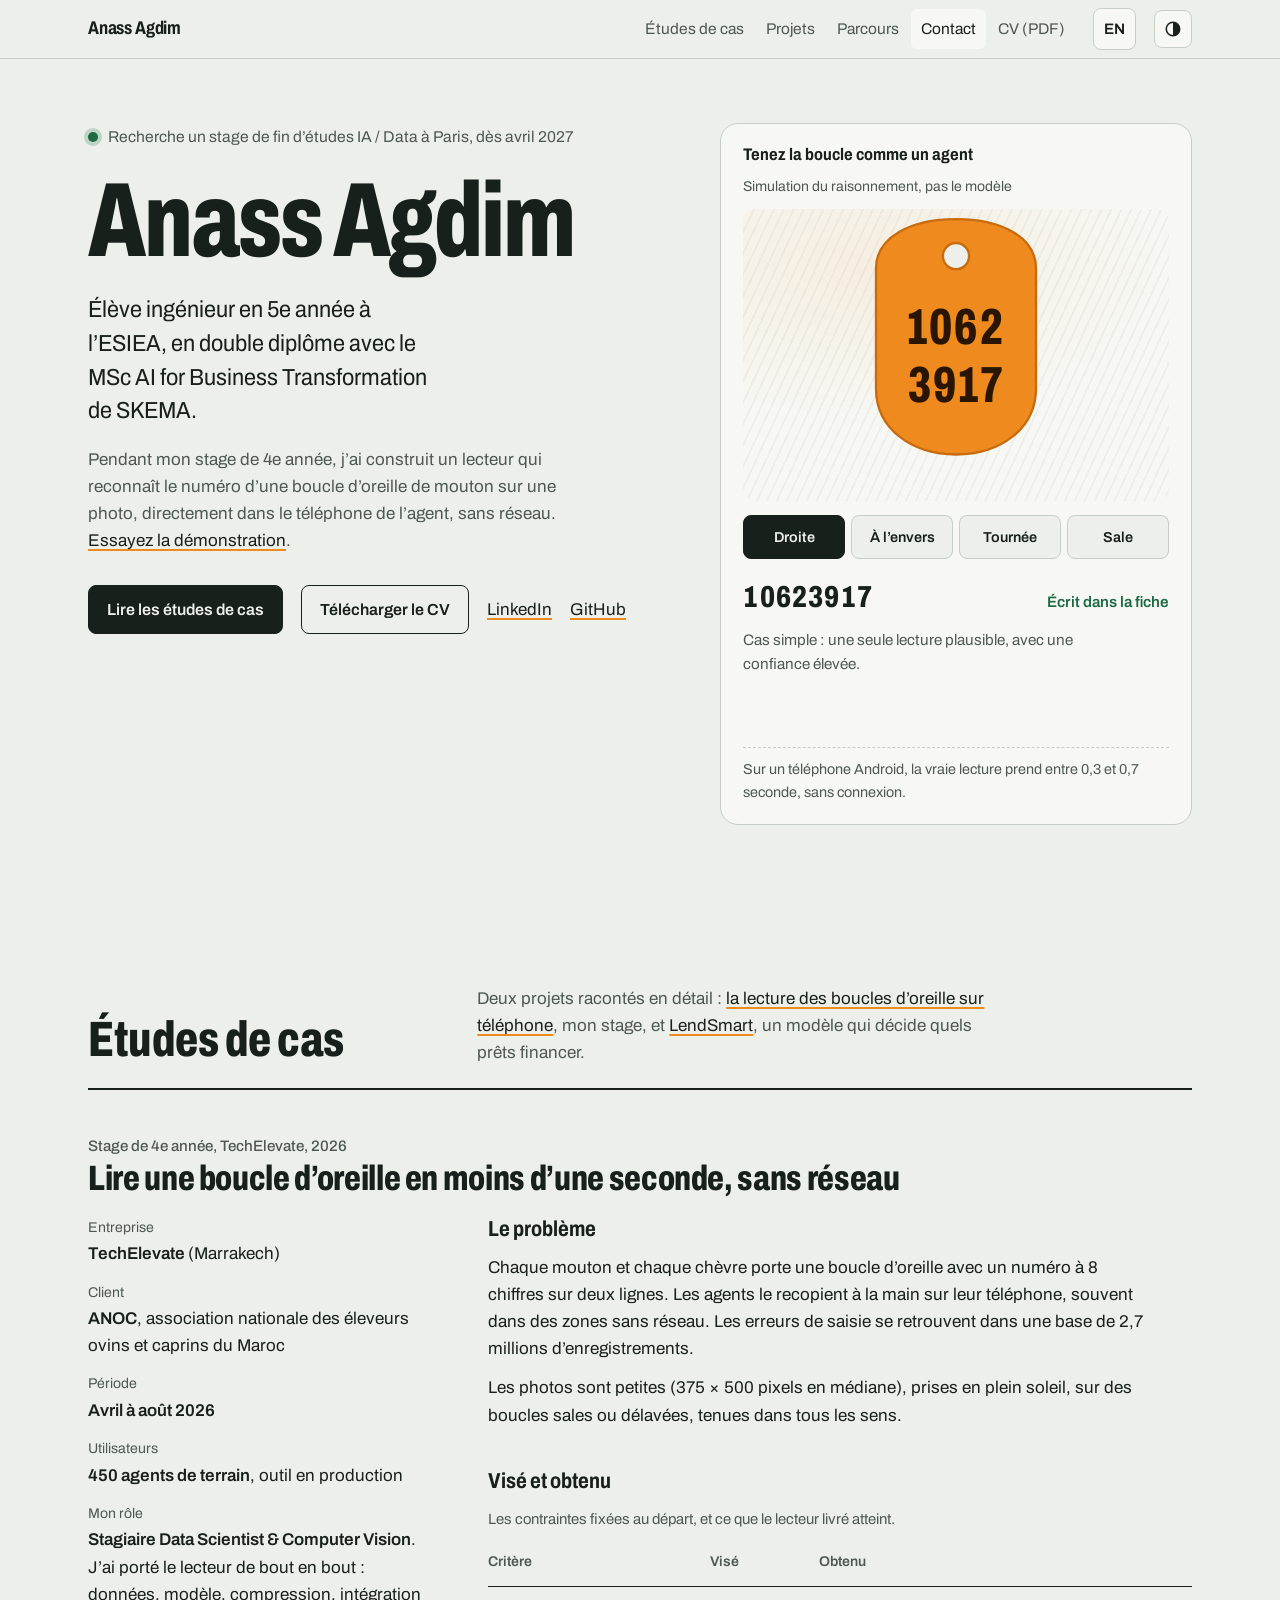
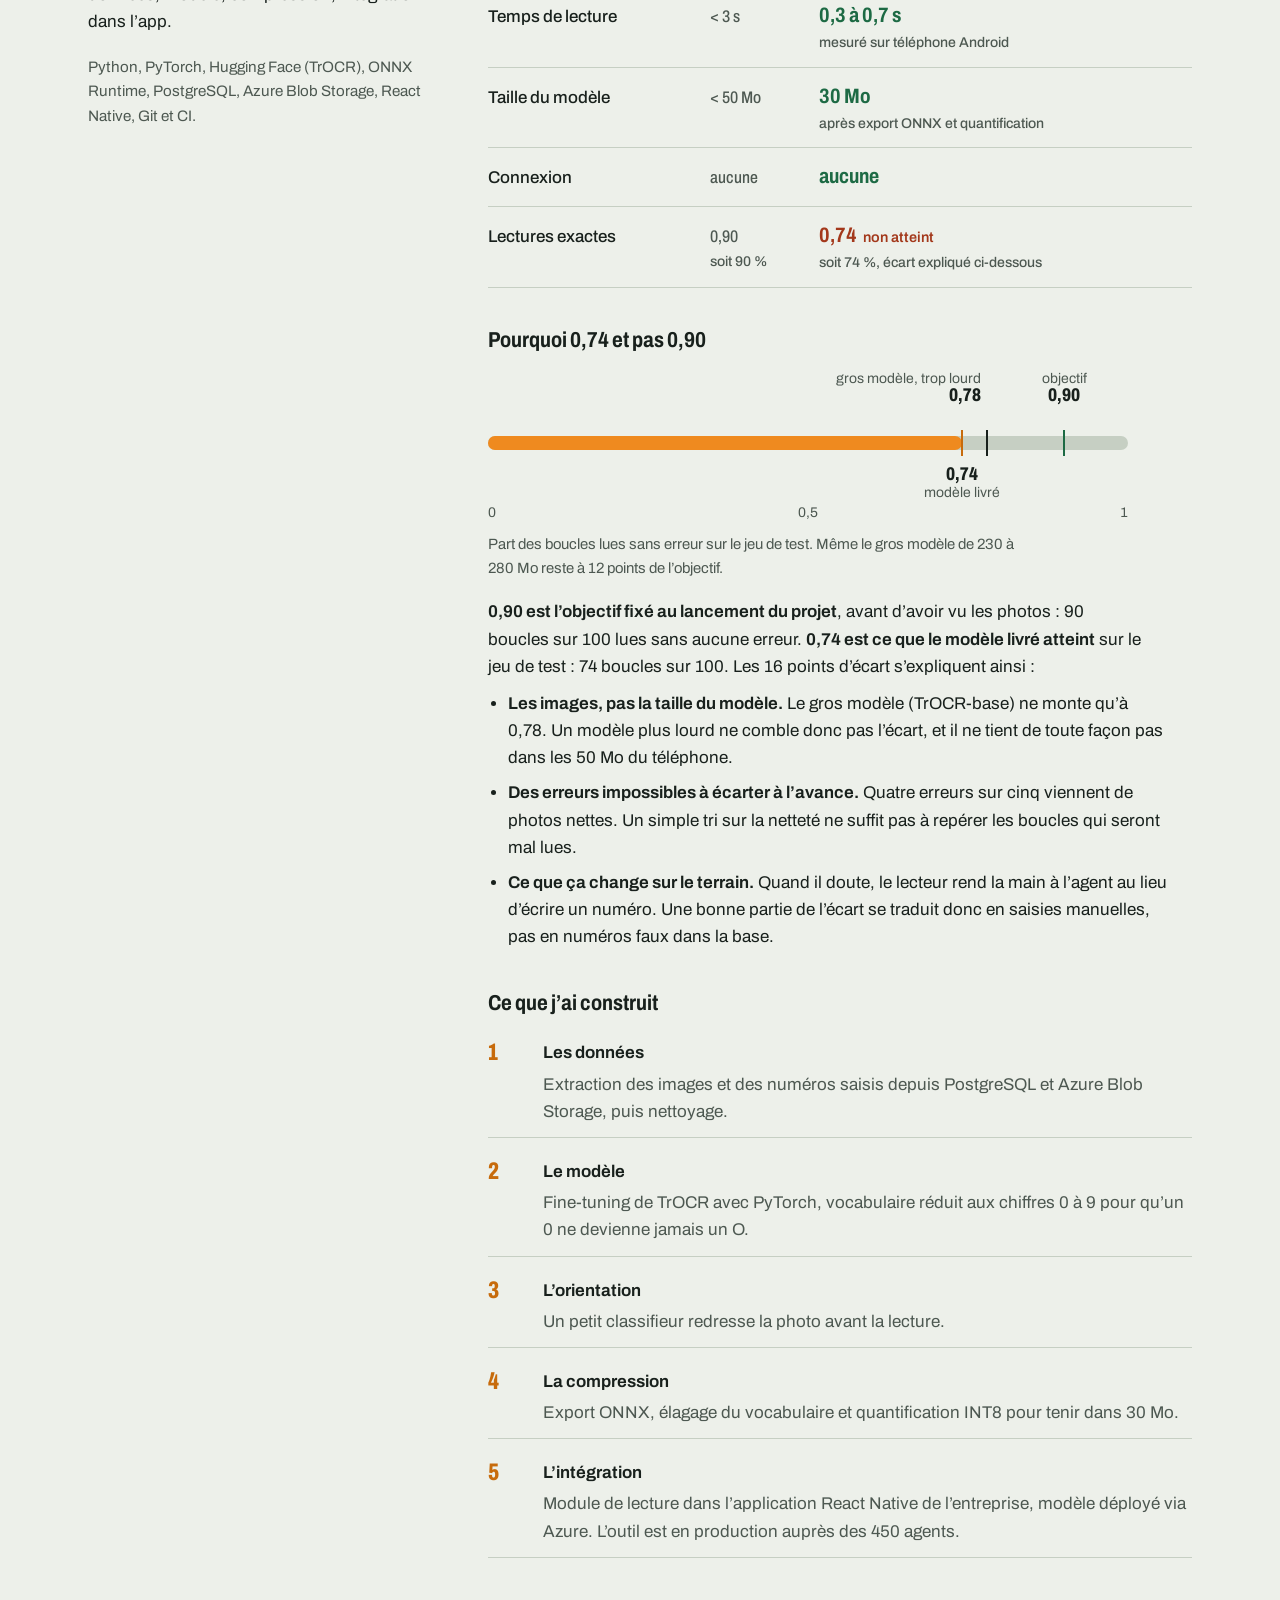
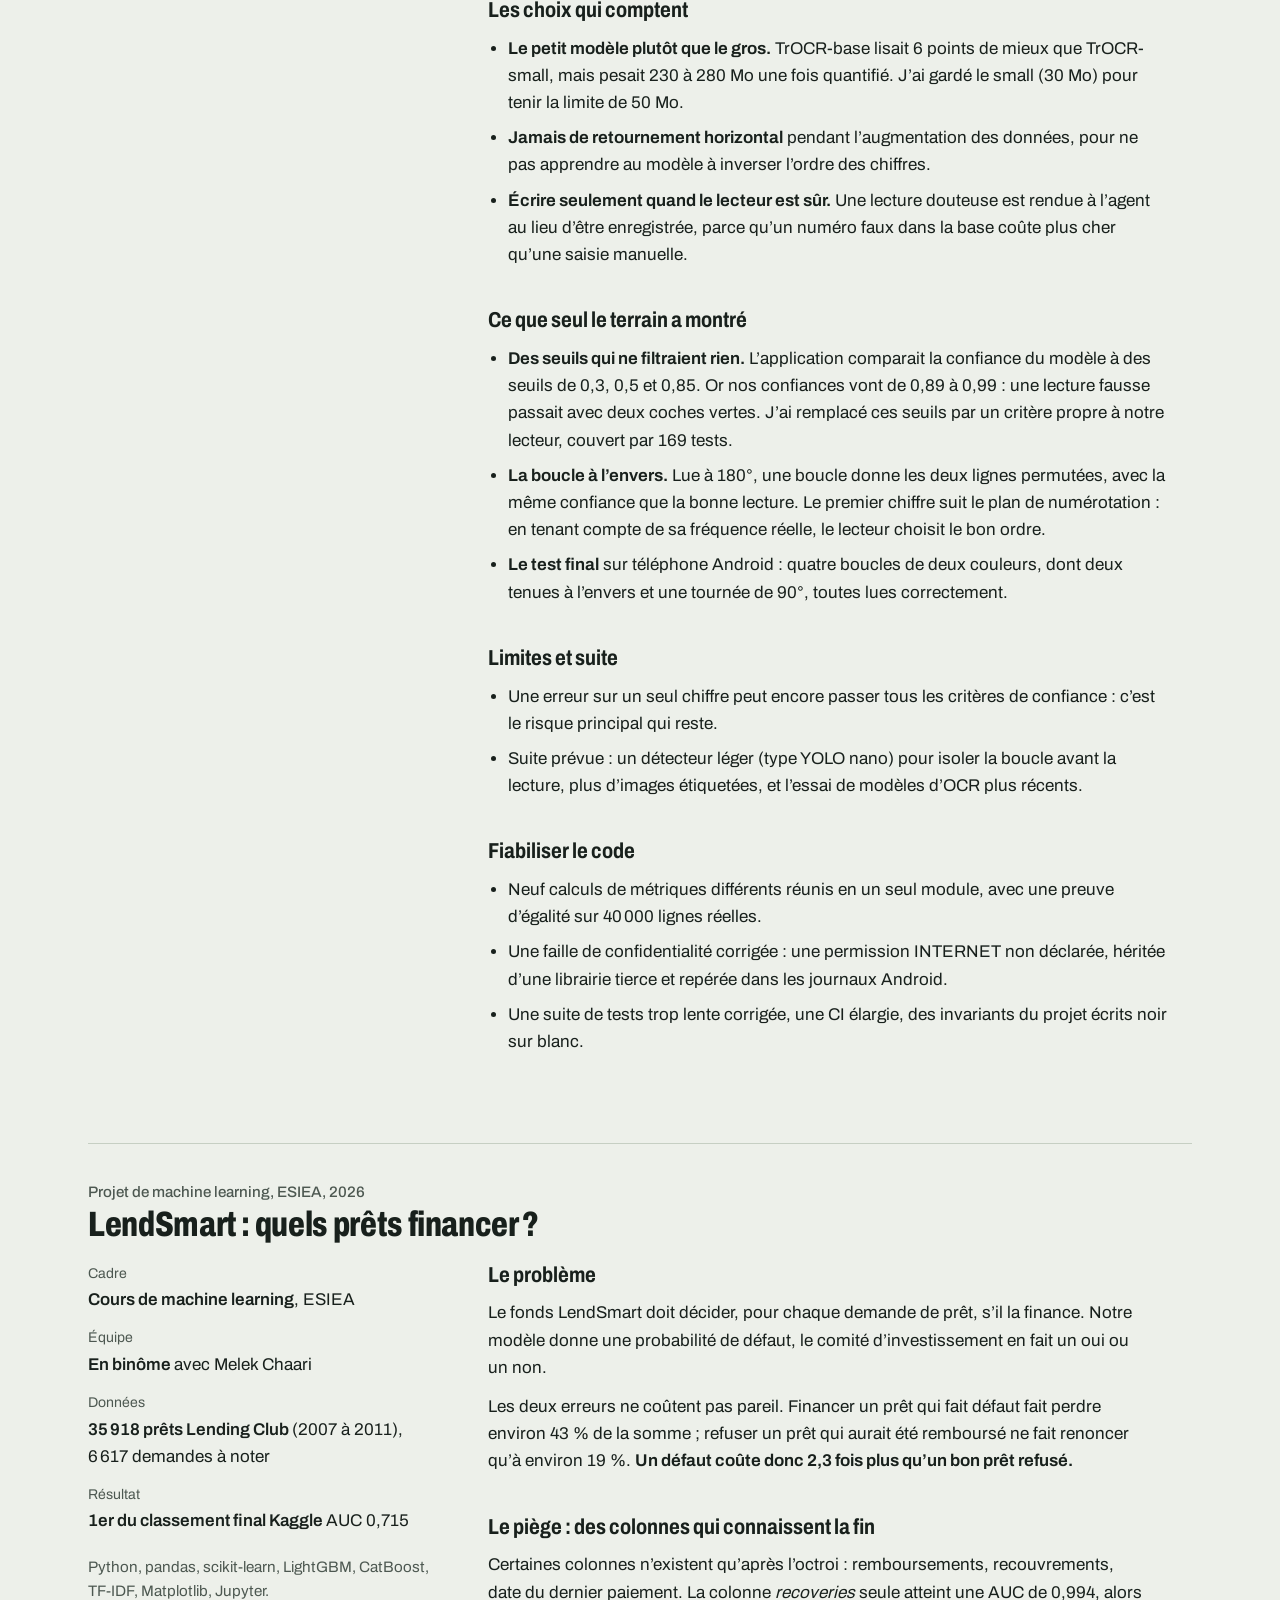
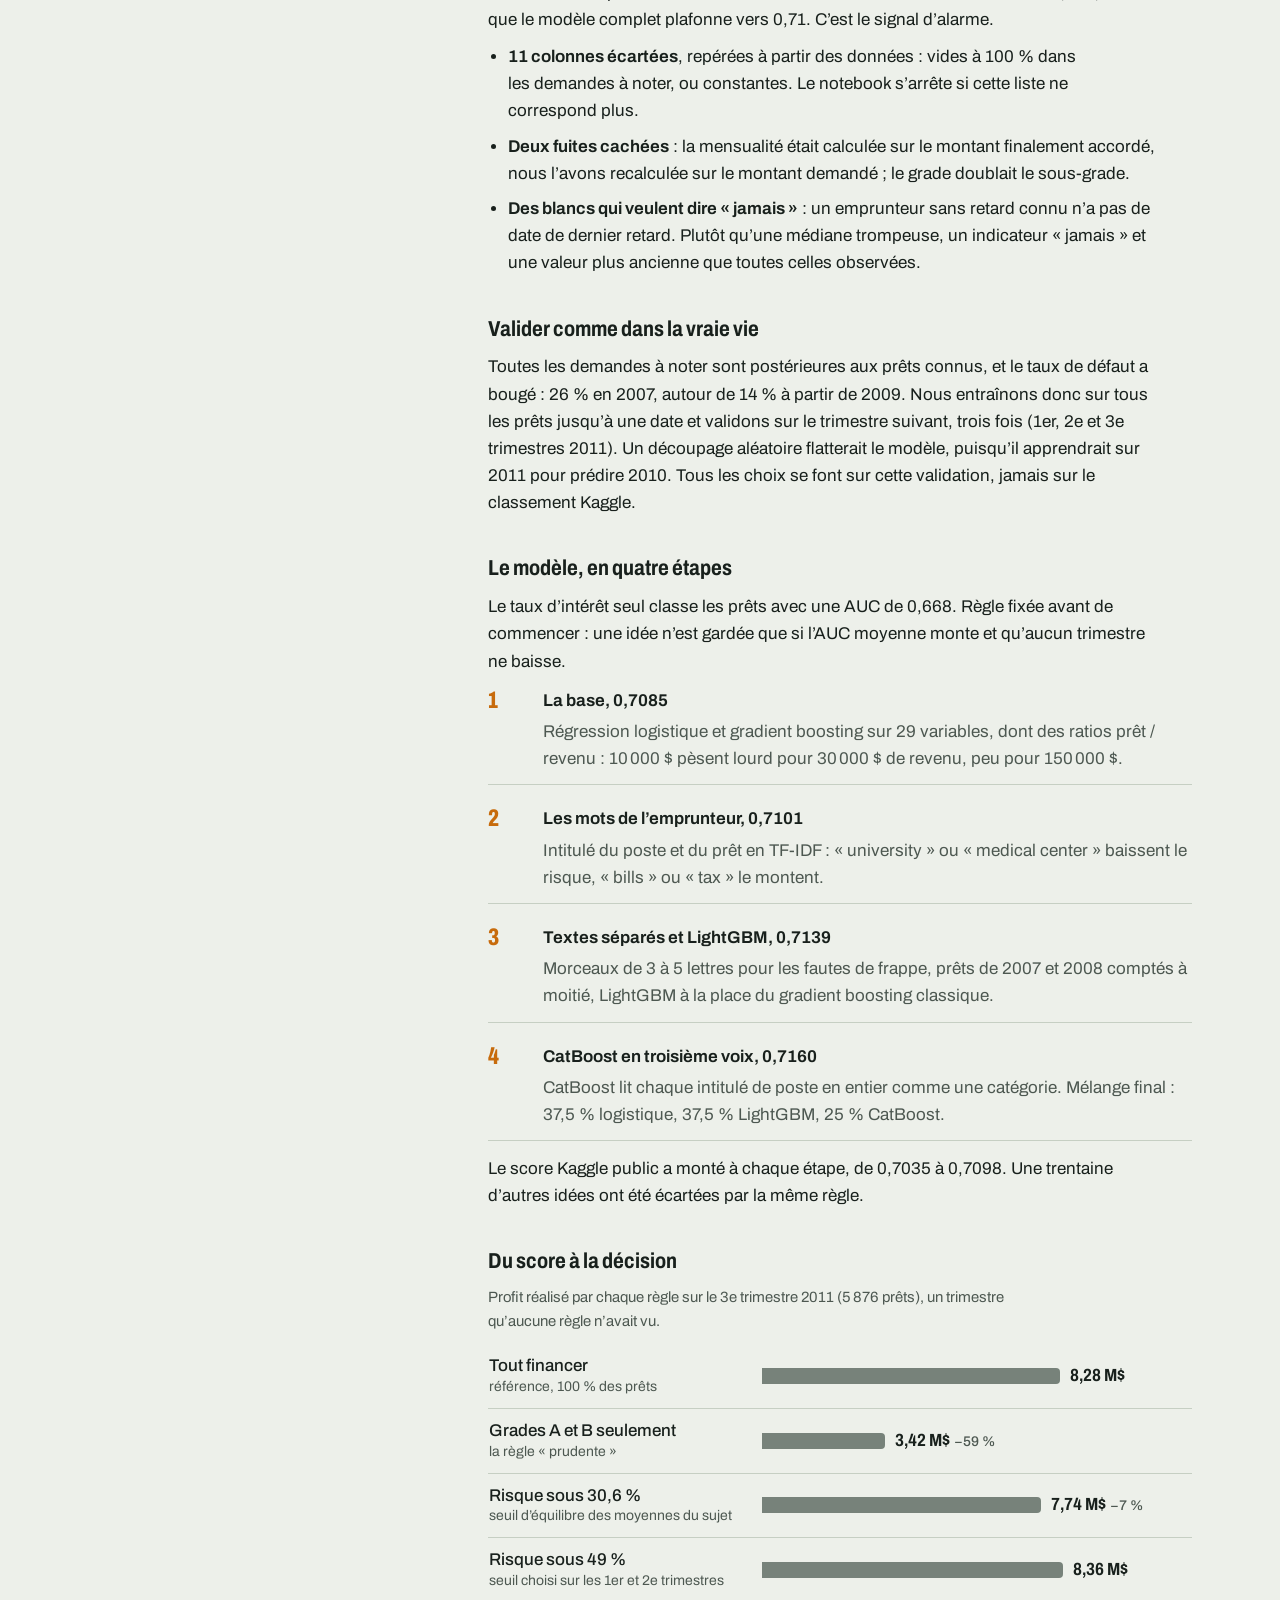
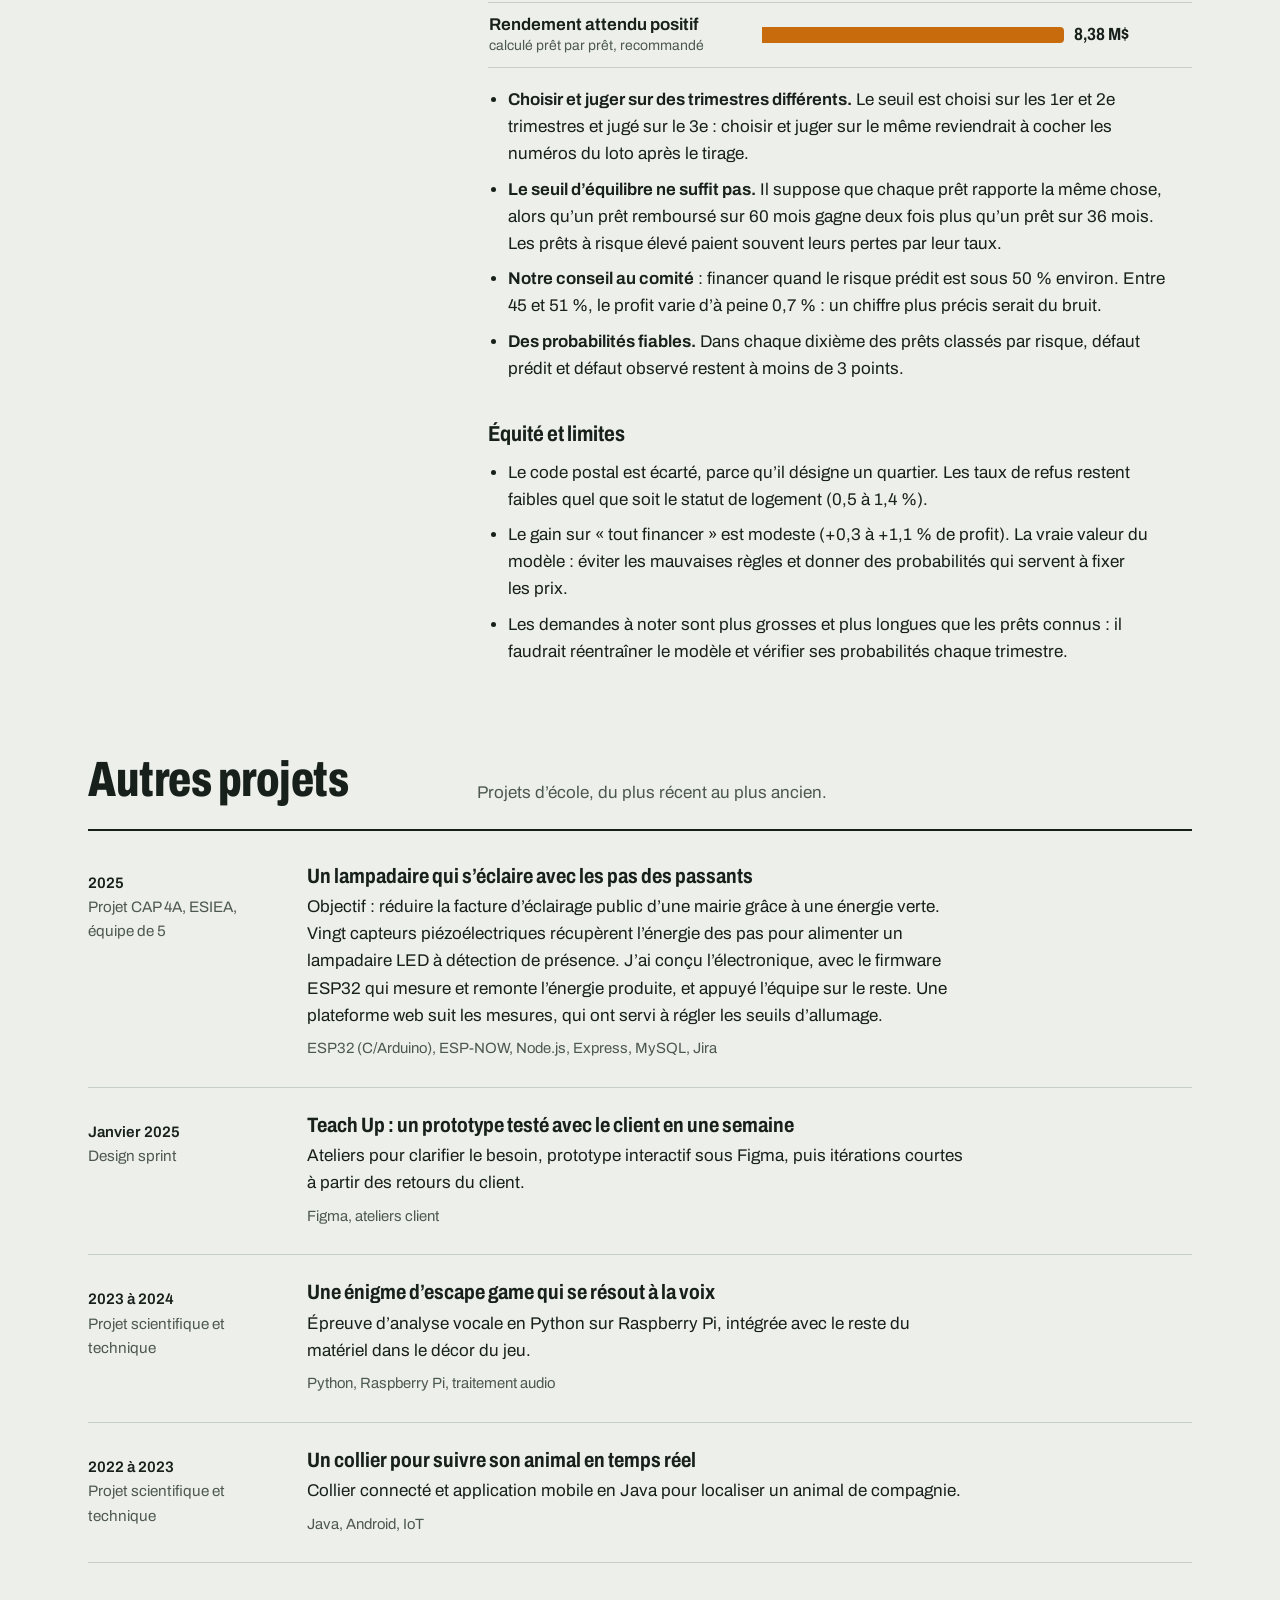
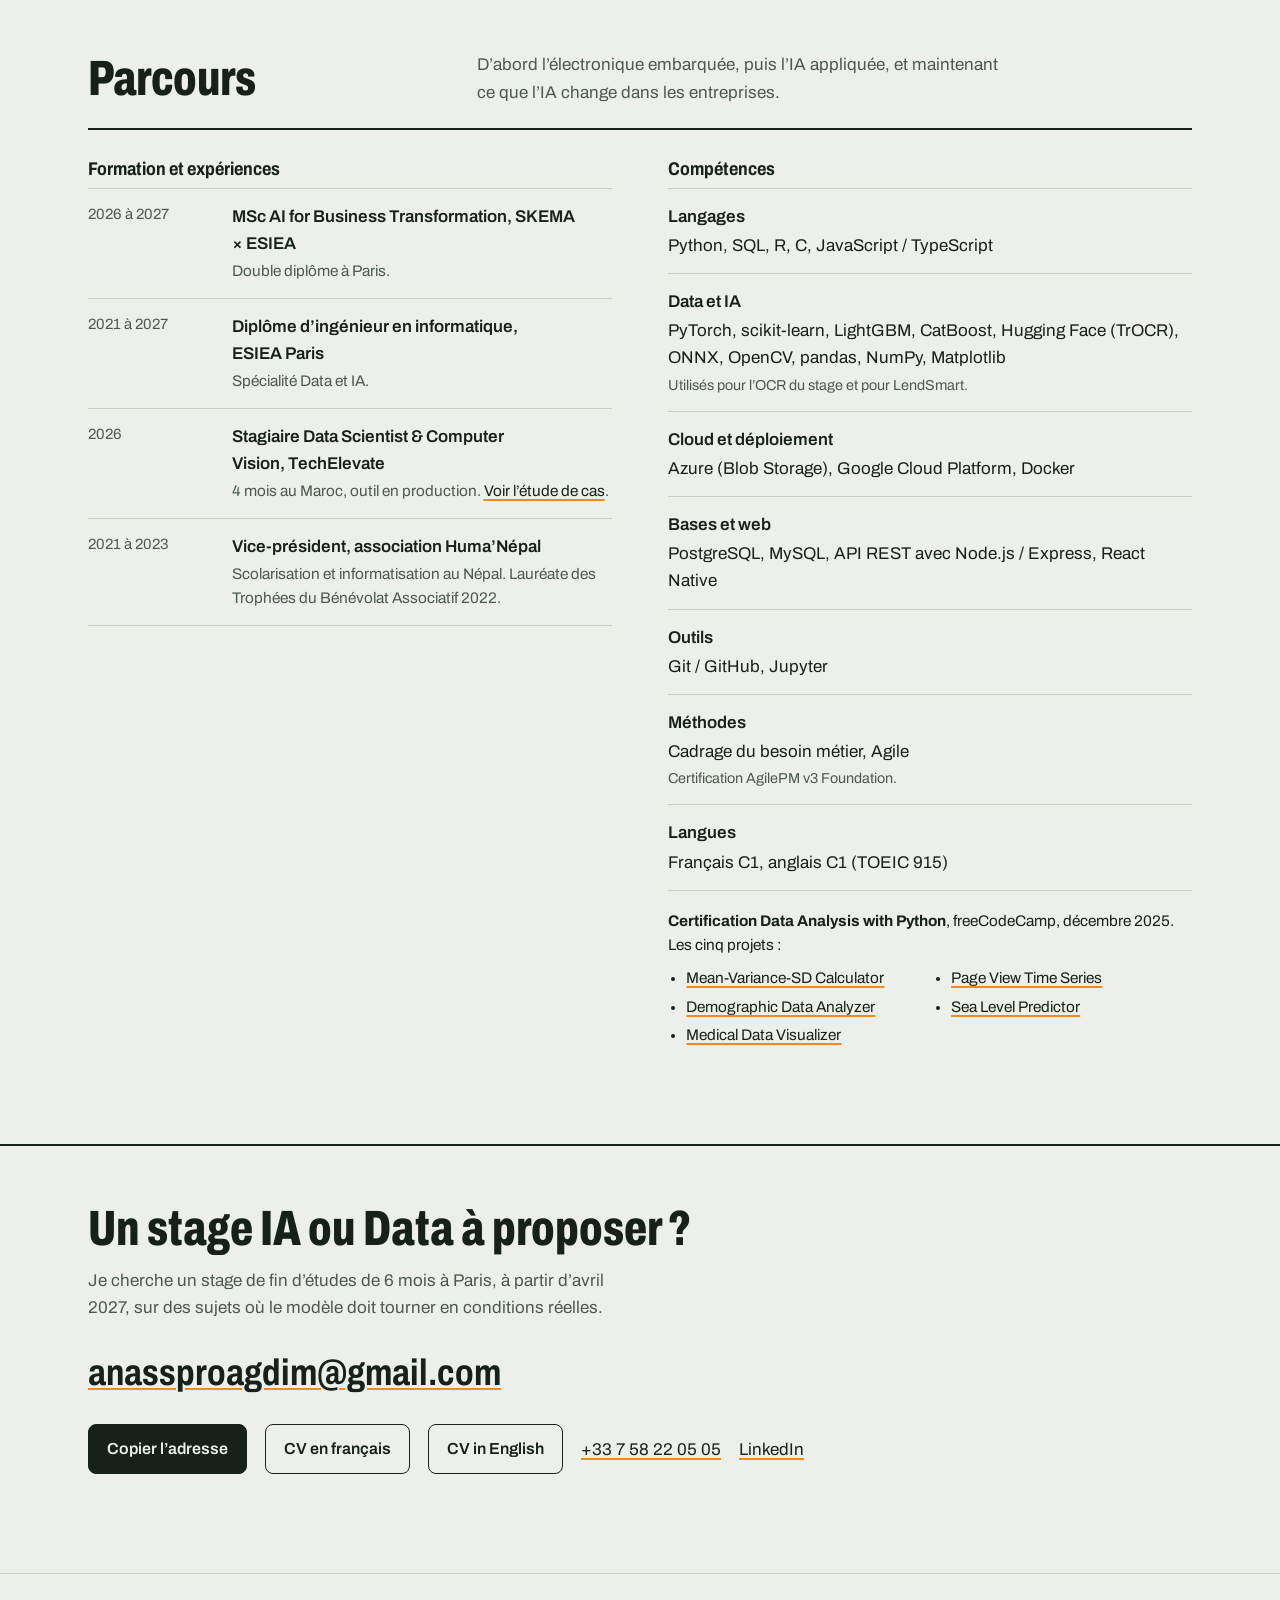
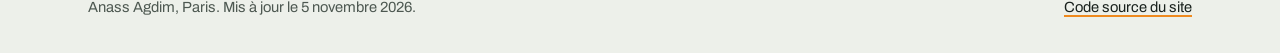
<file: index.html>
<!doctype html>
<html lang="fr">
<head>
  <meta charset="utf-8" />
  <meta name="viewport" content="width=device-width, initial-scale=1" />
  <title>Anass Agdim | Élève ingénieur ESIEA × SKEMA, stage de fin d’études IA / Data</title>
  <meta name="description" content="Anass Agdim, élève ingénieur à l’ESIEA Paris, en double diplôme avec le MSc AI for Business Transformation de SKEMA. Deux études de cas : un OCR hors ligne qui lit les boucles d’identification des moutons et des chèvres sur téléphone, et LendSmart, un modèle de risque de crédit qui décide quels prêts financer. Recherche un stage de fin d’études IA / Data de 6 mois à partir d’avril 2027." />
  <meta name="author" content="Anass Agdim" />
  <link rel="canonical" href="https://svvgth.github.io/AGDIM_Anass_Portfolio/" />
  <link rel="alternate" hreflang="fr" href="https://svvgth.github.io/AGDIM_Anass_Portfolio/" />
  <link rel="alternate" hreflang="en" href="https://svvgth.github.io/AGDIM_Anass_Portfolio/en/" />
  <link rel="alternate" hreflang="x-default" href="https://svvgth.github.io/AGDIM_Anass_Portfolio/" />

  <meta property="og:type" content="profile" />
  <meta property="og:locale" content="fr_FR" />
  <meta property="og:locale:alternate" content="en_GB" />
  <meta property="og:site_name" content="Anass Agdim" />
  <meta property="og:title" content="Anass Agdim, élève ingénieur ESIEA × SKEMA" />
  <meta property="og:description" content="Un OCR qui lit les boucles d’oreille des moutons sur téléphone, sans réseau. Recherche un stage de fin d’études IA / Data à Paris." />
  <meta property="og:url" content="https://svvgth.github.io/AGDIM_Anass_Portfolio/" />
  <meta property="og:image" content="https://svvgth.github.io/AGDIM_Anass_Portfolio/assets/og.png" />
  <meta property="og:image:width" content="1200" />
  <meta property="og:image:height" content="630" />
  <meta property="og:image:alt" content="Anass Agdim, élève ingénieur ESIEA × SKEMA. Une boucle d’oreille orange dont le numéro est lu par l’OCR." />
  <meta name="twitter:card" content="summary_large_image" />

  <meta name="theme-color" content="#edf0ea" media="(prefers-color-scheme: light)" />
  <meta name="theme-color" content="#121815" media="(prefers-color-scheme: dark)" />
  <link rel="icon" href="assets/favicon.svg" type="image/svg+xml" />
  <link rel="apple-touch-icon" href="assets/apple-touch-icon.png" />
  <link rel="preload" href="assets/fonts/archivo-wdth.woff2" as="font" type="font/woff2" crossorigin />
  <link rel="stylesheet" href="assets/site.css" />

  <script type="application/ld+json">
  {
    "@context": "https://schema.org",
    "@type": "Person",
    "name": "Anass Agdim",
    "jobTitle": "Élève ingénieur",
    "url": "https://svvgth.github.io/AGDIM_Anass_Portfolio/",
    "email": "mailto:anassproagdim@gmail.com",
    "address": { "@type": "PostalAddress", "addressLocality": "Paris", "addressCountry": "FR" },
    "alumniOf": [
      { "@type": "CollegeOrUniversity", "name": "ESIEA" },
      { "@type": "CollegeOrUniversity", "name": "SKEMA Business School" }
    ],
    "knowsAbout": ["Machine learning", "Computer vision", "OCR", "PyTorch", "ONNX", "Data engineering", "SQL"],
    "sameAs": ["https://www.linkedin.com/in/anass-agdim/", "https://github.com/SvvGTH"]
  }
  </script>

  <script>
    // Applique le thème mémorisé avant le premier rendu (évite le flash).
    try { var t = localStorage.getItem("theme"); if (t) document.documentElement.setAttribute("data-theme", t); } catch (e) {}
  </script>

</head>

<body>
  <a class="skip" href="#main">Aller au contenu</a>

  <header class="top">
    <div class="wrap">
      <a class="me" href="#top">Anass Agdim</a>
      <nav aria-label="Navigation principale">
        <a href="#etude-de-cas">Études de cas</a>
        <a href="#projets">Projets</a>
        <a href="#parcours">Parcours</a>
        <a href="#contact">Contact</a>
        <a href="assets/cv/CV_Anass_AGDIM_FR.pdf">CV (PDF)</a>
      </nav>
      <a class="lang" href="en/" hreflang="en" lang="en" aria-label="EN, English version">EN</a>
      <button class="theme" type="button" id="theme" aria-label="Passer en thème sombre"><svg width="18" height="18" viewBox="0 0 24 24" aria-hidden="true"><circle cx="12" cy="12" r="9" fill="none" stroke="currentColor" stroke-width="2"/><path d="M12 3a9 9 0 0 1 0 18z" fill="currentColor"/></svg></button>
    </div>
  </header>

  <main id="main">
    <!-- HERO -->
    <section class="hero" id="top" aria-labelledby="hero-name">
      <div class="wrap">
        <div>
          <p class="avail">Recherche un stage de fin d’études IA / Data à Paris, dès avril 2027</p>
          <h1 id="hero-name">Anass Agdim</h1>
          <p class="lede">Élève ingénieur en 5e année à l’ESIEA, en double diplôme avec le MSc AI for Business Transformation de SKEMA.</p>
          <p class="sub">Pendant mon stage de 4e année, j’ai construit un lecteur qui reconnaît le numéro d’une boucle d’oreille de mouton sur une photo, directement dans le téléphone de l’agent, sans réseau. <a href="#reader">Essayez la démonstration</a>.</p>
          <div class="actions">
            <a class="btn solid" href="#etude-de-cas">Lire les études de cas</a>
            <a class="btn" href="assets/cv/CV_Anass_AGDIM_FR.pdf">Télécharger le CV</a>
            <span class="quiet">
              <a href="https://www.linkedin.com/in/anass-agdim/" rel="noopener">LinkedIn</a>
              <a href="https://github.com/SvvGTH" rel="noopener">GitHub</a>
            </span>
          </div>
        </div>

        <!-- Démonstration -->
        <aside class="reader" id="reader" data-state="upright" aria-labelledby="reader-title">
          <div class="reader-head">
            <h2 id="reader-title">Tenez la boucle comme un agent</h2>
            <p>Simulation du raisonnement, pas le modèle</p>
          </div>

          <div class="stage">
            <svg viewBox="-45 -20 390 420" role="img" aria-labelledby="tag-alt">
              <title id="tag-alt">Boucle d’oreille orange portant le numéro 1062 sur la première ligne et 3917 sur la seconde</title>
              <g class="tagbody" id="tagbody">
                <path d="M150 14c60 0 104 24 104 64v156c0 52-46 86-104 86S46 286 46 234V78c0-40 44-64 104-64z" fill="var(--tag)" />
                <path d="M150 14c60 0 104 24 104 64v156c0 52-46 86-104 86S46 286 46 234V78c0-40 44-64 104-64z" fill="none" stroke="var(--tag-edge)" stroke-width="3" />
                <circle cx="150" cy="62" r="17" fill="var(--ground)" stroke="var(--tag-edge)" stroke-width="3" />
                <text class="tagdigits" x="150" y="176" font-size="66" text-anchor="middle" letter-spacing="3">1062</text>
                <text class="tagdigits" x="150" y="252" font-size="66" text-anchor="middle" letter-spacing="3">3917</text>
                <g class="grime" aria-hidden="true">
                  <ellipse cx="160" cy="156" rx="19" ry="30" fill="#4a3a1e" opacity=".82" />
                  <ellipse cx="199" cy="232" rx="19" ry="30" fill="#4a3a1e" opacity=".78" />
                  <ellipse cx="130" cy="205" rx="64" ry="12" fill="#fff" opacity=".3" />
                </g>
              </g>
              <rect class="scanbox" x="60" y="112" width="180" height="160" rx="10" />
            </svg>
          </div>

          <div class="poses" role="group" aria-label="Position de la boucle">
            <button type="button" data-pose="upright" aria-pressed="true">Droite</button>
            <button type="button" data-pose="flipped" aria-pressed="false">À l’envers</button>
            <button type="button" data-pose="turned" aria-pressed="false">Tournée</button>
            <button type="button" data-pose="dirty" aria-pressed="false">Sale</button>
          </div>

          <div class="verdict" aria-live="polite">
            <div class="out">
              <span class="read num" id="v-read">10623917</span>
              <span class="status ok" id="v-status">Écrit dans la fiche</span>
            </div>
            <p class="why" id="v-why">Cas simple : une seule lecture plausible, avec une confiance élevée.</p>
            <div class="cands" id="v-cands"></div>
          </div>

          <p class="reader-foot">Sur un téléphone Android, la vraie lecture prend entre 0,3 et 0,7 seconde, sans connexion.</p>
        </aside>
      </div>
    </section>

    <!-- ETUDE DE CAS -->
    <section class="sec" id="etude-de-cas" aria-labelledby="case-title">
      <div class="wrap">
        <div class="sec-head">
          <h2 id="case-title">Études de cas</h2>
          <p>Deux projets racontés en détail : <a href="#ocr">la lecture des boucles d’oreille sur téléphone</a>, mon stage, et <a href="#lendsmart">LendSmart</a>, un modèle qui décide quels prêts financer.</p>
        </div>

        <h3 class="case-title" id="ocr"><span class="case-kicker">Stage de 4e année, TechElevate, 2026</span>Lire une boucle d’oreille en moins d’une seconde, sans réseau</h3>
        <div class="case">
          <aside class="fiche" aria-label="Fiche du projet OCR">
            <dl>
              <div><dt>Entreprise</dt><dd>TechElevate <span>(Marrakech)</span></dd></div>
              <div><dt>Client</dt><dd>ANOC<span>, association nationale des éleveurs ovins et caprins du Maroc</span></dd></div>
              <div><dt>Période</dt><dd>Avril à août 2026</dd></div>
              <div><dt>Utilisateurs</dt><dd>450 agents de terrain<span>, outil en production</span></dd></div>
              <div><dt>Mon rôle</dt><dd>Stagiaire Data Scientist &amp; Computer Vision<span>. J’ai porté le lecteur de bout en bout : données, modèle, compression, intégration dans l’app.</span></dd></div>
            </dl>
            <p class="stack">Python, PyTorch, Hugging Face (TrOCR), ONNX Runtime, PostgreSQL, Azure Blob Storage, React Native, Git et CI.</p>
          </aside>

          <div class="story">
            <div>
              <h4>Le problème</h4>
              <p>Chaque mouton et chaque chèvre porte une boucle d’oreille avec un numéro à 8 chiffres sur deux lignes. Les agents le recopient à la main sur leur téléphone, souvent dans des zones sans réseau. Les erreurs de saisie se retrouvent dans une base de 2,7 millions d’enregistrements.</p>
              <p>Les photos sont petites (375 × 500 pixels en médiane), prises en plein soleil, sur des boucles sales ou délavées, tenues dans tous les sens.</p>
            </div>

            <div>
              <h4>Visé et obtenu</h4>
              <table class="scoreboard">
                <caption>Les contraintes fixées au départ, et ce que le lecteur livré atteint.</caption>
                <thead><tr><th scope="col">Critère</th><th scope="col">Visé</th><th scope="col">Obtenu</th></tr></thead>
                <tbody>
                  <tr><th scope="row">Temps de lecture</th><td class="target num">&lt; 3 s</td><td class="met num">0,3 à 0,7 s<small>mesuré sur téléphone Android</small></td></tr>
                  <tr><th scope="row">Taille du modèle</th><td class="target num">&lt; 50 Mo</td><td class="met num">30 Mo<small>après export ONNX et quantification</small></td></tr>
                  <tr><th scope="row">Connexion</th><td class="target">aucune</td><td class="met">aucune</td></tr>
                  <tr><th scope="row">Lectures exactes</th><td class="target num">0,90<small>soit 90 %</small></td><td class="missed num">0,74<span class="mark">non atteint</span><small>soit 74 %, écart expliqué ci-dessous</small></td></tr>
                </tbody>
              </table>
            </div>

            <div>
              <h4>Pourquoi 0,74 et pas 0,90</h4>
              <figure class="gauge" aria-labelledby="gauge-cap">
                <div class="gauge-track" aria-hidden="true">
                  <span class="gauge-fill" style="width:74%"></span>
                  <span class="gauge-mark m-base" style="left:78%"><i></i><b>0,78</b><em>gros modèle, trop lourd</em></span>
                  <span class="gauge-mark m-goal" style="left:90%"><i></i><b>0,90</b><em>objectif</em></span>
                  <span class="gauge-mark m-ours" style="left:74%"><i></i><b>0,74</b><em>modèle livré</em></span>
                </div>
                <div class="gauge-scale num" aria-hidden="true"><span>0</span><span>0,5</span><span>1</span></div>
                <figcaption id="gauge-cap">Part des boucles lues sans erreur sur le jeu de test. Même le gros modèle de 230 à 280 Mo reste à 12 points de l’objectif.</figcaption>
              </figure>
              <p><strong>0,90 est l’objectif fixé au lancement du projet</strong>, avant d’avoir vu les photos : 90 boucles sur 100 lues sans aucune erreur. <strong>0,74 est ce que le modèle livré atteint</strong> sur le jeu de test : 74 boucles sur 100. Les 16 points d’écart s’expliquent ainsi :</p>
              <ul>
                <li><strong>Les images, pas la taille du modèle.</strong> Le gros modèle (TrOCR-base) ne monte qu’à 0,78. Un modèle plus lourd ne comble donc pas l’écart, et il ne tient de toute façon pas dans les 50 Mo du téléphone.</li>
                <li><strong>Des erreurs impossibles à écarter à l’avance.</strong> Quatre erreurs sur cinq viennent de photos nettes. Un simple tri sur la netteté ne suffit pas à repérer les boucles qui seront mal lues.</li>
                <li><strong>Ce que ça change sur le terrain.</strong> Quand il doute, le lecteur rend la main à l’agent au lieu d’écrire un numéro. Une bonne partie de l’écart se traduit donc en saisies manuelles, pas en numéros faux dans la base.</li>
              </ul>
            </div>

            <div>
              <h4>Ce que j’ai construit</h4>
              <ol class="chain">
                <li><b>Les données</b><span>Extraction des images et des numéros saisis depuis PostgreSQL et Azure Blob Storage, puis nettoyage.</span></li>
                <li><b>Le modèle</b><span>Fine-tuning de TrOCR avec PyTorch, vocabulaire réduit aux chiffres 0 à 9 pour qu’un 0 ne devienne jamais un O.</span></li>
                <li><b>L’orientation</b><span>Un petit classifieur redresse la photo avant la lecture.</span></li>
                <li><b>La compression</b><span>Export ONNX, élagage du vocabulaire et quantification INT8 pour tenir dans 30 Mo.</span></li>
                <li><b>L’intégration</b><span>Module de lecture dans l’application React Native de l’entreprise, modèle déployé via Azure. L’outil est en production auprès des 450 agents.</span></li>
              </ol>
            </div>

            <div>
              <h4>Les choix qui comptent</h4>
              <ul>
                <li><strong>Le petit modèle plutôt que le gros.</strong> TrOCR-base lisait 6 points de mieux que TrOCR-small, mais pesait 230 à 280 Mo une fois quantifié. J’ai gardé le small (30 Mo) pour tenir la limite de 50 Mo.</li>
                <li><strong>Jamais de retournement horizontal</strong> pendant l’augmentation des données, pour ne pas apprendre au modèle à inverser l’ordre des chiffres.</li>
                <li><strong>Écrire seulement quand le lecteur est sûr.</strong> Une lecture douteuse est rendue à l’agent au lieu d’être enregistrée, parce qu’un numéro faux dans la base coûte plus cher qu’une saisie manuelle.</li>
              </ul>
            </div>

            <div>
              <h4>Ce que seul le terrain a montré</h4>
              <ul>
                <li><strong>Des seuils qui ne filtraient rien.</strong> L’application comparait la confiance du modèle à des seuils de 0,3, 0,5 et 0,85. Or nos confiances vont de 0,89 à 0,99 : une lecture fausse passait avec deux coches vertes. J’ai remplacé ces seuils par un critère propre à notre lecteur, couvert par 169 tests.</li>
                <li><strong>La boucle à l’envers.</strong> Lue à 180°, une boucle donne les deux lignes permutées, avec la même confiance que la bonne lecture. Le premier chiffre suit le plan de numérotation : en tenant compte de sa fréquence réelle, le lecteur choisit le bon ordre.</li>
                <li><strong>Le test final</strong> sur téléphone Android : quatre boucles de deux couleurs, dont deux tenues à l’envers et une tournée de 90°, toutes lues correctement.</li>
              </ul>
            </div>

            <div>
              <h4>Limites et suite</h4>
              <ul>
                <li>Une erreur sur un seul chiffre peut encore passer tous les critères de confiance : c’est le risque principal qui reste.</li>
                <li>Suite prévue : un détecteur léger (type YOLO nano) pour isoler la boucle avant la lecture, plus d’images étiquetées, et l’essai de modèles d’OCR plus récents.</li>
              </ul>
            </div>

            <div>
              <h4>Fiabiliser le code</h4>
              <ul>
                <li>Neuf calculs de métriques différents réunis en un seul module, avec une preuve d’égalité sur 40 000 lignes réelles.</li>
                <li>Une faille de confidentialité corrigée : une permission INTERNET non déclarée, héritée d’une librairie tierce et repérée dans les journaux Android.</li>
                <li>Une suite de tests trop lente corrigée, une CI élargie, des invariants du projet écrits noir sur blanc.</li>
              </ul>
            </div>
          </div>
        </div>

        <h3 class="case-title" id="lendsmart"><span class="case-kicker">Projet de machine learning, ESIEA, 2026</span>LendSmart : quels prêts financer ?</h3>
        <div class="case">
          <aside class="fiche" aria-label="Fiche du projet LendSmart">
            <dl>
              <div><dt>Cadre</dt><dd>Cours de machine learning<span>, ESIEA</span></dd></div>
              <div><dt>Équipe</dt><dd>En binôme <span>avec Melek Chaari</span></dd></div>
              <div><dt>Données</dt><dd>35 918 prêts Lending Club <span>(2007 à 2011), 6 617 demandes à noter</span></dd></div>
              <div><dt>Résultat</dt><dd>1er du classement final Kaggle <span>AUC 0,715</span></dd></div>
            </dl>
            <p class="stack">Python, pandas, scikit-learn, LightGBM, CatBoost, TF-IDF, Matplotlib, Jupyter.</p>
          </aside>

          <div class="story">
            <div>
              <h4>Le problème</h4>
              <p>Le fonds LendSmart doit décider, pour chaque demande de prêt, s’il la finance. Notre modèle donne une probabilité de défaut, le comité d’investissement en fait un oui ou un non.</p>
              <p>Les deux erreurs ne coûtent pas pareil. Financer un prêt qui fait défaut fait perdre environ 43 % de la somme ; refuser un prêt qui aurait été remboursé ne fait renoncer qu’à environ 19 %. <strong>Un défaut coûte donc 2,3 fois plus qu’un bon prêt refusé.</strong></p>
            </div>

            <div>
              <h4>Le piège : des colonnes qui connaissent la fin</h4>
              <p>Certaines colonnes n’existent qu’après l’octroi : remboursements, recouvrements, date du dernier paiement. La colonne <i>recoveries</i> seule atteint une AUC de 0,994, alors que le modèle complet plafonne vers 0,71. C’est le signal d’alarme.</p>
              <ul>
                <li><strong>11 colonnes écartées</strong>, repérées à partir des données : vides à 100 % dans les demandes à noter, ou constantes. Le notebook s’arrête si cette liste ne correspond plus.</li>
                <li><strong>Deux fuites cachées</strong> : la mensualité était calculée sur le montant finalement accordé, nous l’avons recalculée sur le montant demandé ; le grade doublait le sous-grade.</li>
                <li><strong>Des blancs qui veulent dire « jamais »</strong> : un emprunteur sans retard connu n’a pas de date de dernier retard. Plutôt qu’une médiane trompeuse, un indicateur « jamais » et une valeur plus ancienne que toutes celles observées.</li>
              </ul>
            </div>

            <div>
              <h4>Valider comme dans la vraie vie</h4>
              <p>Toutes les demandes à noter sont postérieures aux prêts connus, et le taux de défaut a bougé : 26 % en 2007, autour de 14 % à partir de 2009. Nous entraînons donc sur tous les prêts jusqu’à une date et validons sur le trimestre suivant, trois fois (1er, 2e et 3e trimestres 2011). Un découpage aléatoire flatterait le modèle, puisqu’il apprendrait sur 2011 pour prédire 2010. Tous les choix se font sur cette validation, jamais sur le classement Kaggle.</p>
            </div>

            <div>
              <h4>Le modèle, en quatre étapes</h4>
              <p>Le taux d’intérêt seul classe les prêts avec une AUC de 0,668. Règle fixée avant de commencer : une idée n’est gardée que si l’AUC moyenne monte et qu’aucun trimestre ne baisse.</p>
              <ol class="chain">
                <li><b>La base, 0,7085</b><span>Régression logistique et gradient boosting sur 29 variables, dont des ratios prêt / revenu : 10 000 $ pèsent lourd pour 30 000 $ de revenu, peu pour 150 000 $.</span></li>
                <li><b>Les mots de l’emprunteur, 0,7101</b><span>Intitulé du poste et du prêt en TF-IDF : « university » ou « medical center » baissent le risque, « bills » ou « tax » le montent.</span></li>
                <li><b>Textes séparés et LightGBM, 0,7139</b><span>Morceaux de 3 à 5 lettres pour les fautes de frappe, prêts de 2007 et 2008 comptés à moitié, LightGBM à la place du gradient boosting classique.</span></li>
                <li><b>CatBoost en troisième voix, 0,7160</b><span>CatBoost lit chaque intitulé de poste en entier comme une catégorie. Mélange final : 37,5 % logistique, 37,5 % LightGBM, 25 % CatBoost.</span></li>
              </ol>
              <p style="margin-top:14px">Le score Kaggle public a monté à chaque étape, de 0,7035 à 0,7098. Une trentaine d’autres idées ont été écartées par la même règle.</p>
            </div>

            <div>
              <h4>Du score à la décision</h4>
              <figure class="profit" aria-labelledby="profit-cap">
                <figcaption id="profit-cap">Profit réalisé par chaque règle sur le 3e trimestre 2011 (5 876 prêts), un trimestre qu’aucune règle n’avait vu.</figcaption>
                <table>
                  <thead class="sr"><tr><th scope="col">Règle de financement</th><th scope="col">Profit réalisé</th></tr></thead>
                  <tbody>
                    <tr><th scope="row">Tout financer<small>référence, 100 % des prêts</small></th><td><span class="pbar" style="--v:.989"></span><span class="pval">8,28 M$</span></td></tr>
                    <tr><th scope="row">Grades A et B seulement<small>la règle « prudente »</small></th><td><span class="pbar" style="--v:.408"></span><span class="pval">3,42 M$<em>−59 %</em></span></td></tr>
                    <tr><th scope="row">Risque sous 30,6 %<small>seuil d’équilibre des moyennes du sujet</small></th><td><span class="pbar" style="--v:.924"></span><span class="pval">7,74 M$<em>−7 %</em></span></td></tr>
                    <tr><th scope="row">Risque sous 49 %<small>seuil choisi sur les 1er et 2e trimestres</small></th><td><span class="pbar" style="--v:.998"></span><span class="pval">8,36 M$</span></td></tr>
                    <tr class="best"><th scope="row">Rendement attendu positif<small>calculé prêt par prêt, recommandé</small></th><td><span class="pbar" style="--v:1"></span><span class="pval">8,38 M$</span></td></tr>
                  </tbody>
                </table>
              </figure>
              <ul>
                <li><strong>Choisir et juger sur des trimestres différents.</strong> Le seuil est choisi sur les 1er et 2e trimestres et jugé sur le 3e : choisir et juger sur le même reviendrait à cocher les numéros du loto après le tirage.</li>
                <li><strong>Le seuil d’équilibre ne suffit pas.</strong> Il suppose que chaque prêt rapporte la même chose, alors qu’un prêt remboursé sur 60 mois gagne deux fois plus qu’un prêt sur 36 mois. Les prêts à risque élevé paient souvent leurs pertes par leur taux.</li>
                <li><strong>Notre conseil au comité</strong> : financer quand le risque prédit est sous 50 % environ. Entre 45 et 51 %, le profit varie d’à peine 0,7 % : un chiffre plus précis serait du bruit.</li>
                <li><strong>Des probabilités fiables.</strong> Dans chaque dixième des prêts classés par risque, défaut prédit et défaut observé restent à moins de 3 points.</li>
              </ul>
            </div>

            <div>
              <h4>Équité et limites</h4>
              <ul>
                <li>Le code postal est écarté, parce qu’il désigne un quartier. Les taux de refus restent faibles quel que soit le statut de logement (0,5 à 1,4 %).</li>
                <li>Le gain sur « tout financer » est modeste (+0,3 à +1,1 % de profit). La vraie valeur du modèle : éviter les mauvaises règles et donner des probabilités qui servent à fixer les prix.</li>
                <li>Les demandes à noter sont plus grosses et plus longues que les prêts connus : il faudrait réentraîner le modèle et vérifier ses probabilités chaque trimestre.</li>
              </ul>
            </div>
          </div>
        </div>
      </div>
    </section>

    <!-- PROJETS -->
    <section class="sec" id="projets" aria-labelledby="proj-title">
      <div class="wrap">
        <div class="sec-head">
          <h2 id="proj-title">Autres projets</h2>
          <p>Projets d’école, du plus récent au plus ancien.</p>
        </div>
        <ul class="rows">
          <li class="row">
            <p class="when"><b>2025</b>Projet CAP 4A, ESIEA, équipe de 5</p>
            <div>
              <h3>Un lampadaire qui s’éclaire avec les pas des passants</h3>
              <p>Objectif : réduire la facture d’éclairage public d’une mairie grâce à une énergie verte. Vingt capteurs piézoélectriques récupèrent l’énergie des pas pour alimenter un lampadaire LED à détection de présence. J’ai conçu l’électronique, avec le firmware ESP32 qui mesure et remonte l’énergie produite, et appuyé l’équipe sur le reste. Une plateforme web suit les mesures, qui ont servi à régler les seuils d’allumage.</p>
              <p class="tools">ESP32 (C/Arduino), ESP-NOW, Node.js, Express, MySQL, Jira</p>
            </div>
          </li>
          <li class="row">
            <p class="when"><b>Janvier 2025</b>Design sprint</p>
            <div>
              <h3>Teach Up : un prototype testé avec le client en une semaine</h3>
              <p>Ateliers pour clarifier le besoin, prototype interactif sous Figma, puis itérations courtes à partir des retours du client.</p>
              <p class="tools">Figma, ateliers client</p>
            </div>
          </li>
          <li class="row">
            <p class="when"><b>2023 à 2024</b>Projet scientifique et technique</p>
            <div>
              <h3>Une énigme d’escape game qui se résout à la voix</h3>
              <p>Épreuve d’analyse vocale en Python sur Raspberry Pi, intégrée avec le reste du matériel dans le décor du jeu.</p>
              <p class="tools">Python, Raspberry Pi, traitement audio</p>
            </div>
          </li>
          <li class="row">
            <p class="when"><b>2022 à 2023</b>Projet scientifique et technique</p>
            <div>
              <h3>Un collier pour suivre son animal en temps réel</h3>
              <p>Collier connecté et application mobile en Java pour localiser un animal de compagnie.</p>
              <p class="tools">Java, Android, IoT</p>
            </div>
          </li>
        </ul>
      </div>
    </section>

    <!-- PARCOURS & COMPETENCES -->
    <section class="sec" id="parcours" aria-labelledby="path-title">
      <div class="wrap">
        <div class="sec-head">
          <h2 id="path-title">Parcours</h2>
          <p>D’abord l’électronique embarquée, puis l’IA appliquée, et maintenant ce que l’IA change dans les entreprises.</p>
        </div>

        <div class="two">
          <div>
            <h3>Formation et expériences</h3>
            <ol class="path">
              <li><time>2026 à 2027</time><div><b>MSc AI for Business Transformation, SKEMA × ESIEA</b><p>Double diplôme à Paris.</p></div></li>
              <li><time>2021 à 2027</time><div><b>Diplôme d’ingénieur en informatique, ESIEA Paris</b><p>Spécialité Data et IA.</p></div></li>
              <li><time>2026</time><div><b>Stagiaire Data Scientist &amp; Computer Vision, TechElevate</b><p>4 mois au Maroc, outil en production. <a href="#ocr">Voir l’étude de cas</a>.</p></div></li>
              <li><time>2021 à 2023</time><div><b>Vice-président, association Huma’Népal</b><p>Scolarisation et informatisation au Népal. Lauréate des Trophées du Bénévolat Associatif 2022.</p></div></li>
            </ol>
          </div>

          <div id="competences">
            <h3>Compétences</h3>
            <dl class="skills">
              <div><dt>Langages</dt><dd>Python, SQL, R, C, JavaScript / TypeScript</dd></div>
              <div><dt>Data et IA</dt><dd>PyTorch, scikit-learn, LightGBM, CatBoost, Hugging Face (TrOCR), ONNX, OpenCV, pandas, NumPy, Matplotlib<small>Utilisés pour l’OCR du stage et pour LendSmart.</small></dd></div>
              <div><dt>Cloud et déploiement</dt><dd>Azure (Blob Storage), Google Cloud Platform, Docker</dd></div>
              <div><dt>Bases et web</dt><dd>PostgreSQL, MySQL, API REST avec Node.js / Express, React Native</dd></div>
              <div><dt>Outils</dt><dd>Git / GitHub, Jupyter</dd></div>
              <div><dt>Méthodes</dt><dd>Cadrage du besoin métier, Agile<small>Certification AgilePM v3 Foundation.</small></dd></div>
              <div><dt>Langues</dt><dd>Français C1, anglais C1 (TOEIC 915)</dd></div>
            </dl>
            <div class="fcc">
              <b>Certification Data Analysis with Python</b>, freeCodeCamp, décembre 2025. Les cinq projets :
              <ul>
                <li><a href="https://github.com/SvvGTH/mean-variance-standard-deviation-calculator" rel="noopener">Mean-Variance-SD Calculator</a></li>
                <li><a href="https://github.com/SvvGTH/demographic-data-analyzer" rel="noopener">Demographic Data Analyzer</a></li>
                <li><a href="https://github.com/SvvGTH/Medical-Data-Visualizer" rel="noopener">Medical Data Visualizer</a></li>
                <li><a href="https://github.com/SvvGTH/Page-View-Time-Series-Visualizer" rel="noopener">Page View Time Series</a></li>
                <li><a href="https://github.com/SvvGTH/Sea-Level-Predictor" rel="noopener">Sea Level Predictor</a></li>
              </ul>
            </div>
          </div>
        </div>
      </div>
    </section>

    <!-- CONTACT -->
    <section class="contact" id="contact" aria-labelledby="contact-title">
      <div class="wrap">
        <h2 id="contact-title">Un stage IA ou Data à proposer ?</h2>
        <p>Je cherche un stage de fin d’études de 6 mois à Paris, à partir d’avril 2027, sur des sujets où le modèle doit tourner en conditions réelles.</p>
        <a class="mail" href="mailto:anassproagdim@gmail.com">anassproagdim@gmail.com</a>
        <div class="actions">
          <button class="btn solid" type="button" id="copy" data-email="anassproagdim@gmail.com">Copier l’adresse</button>
          <a class="btn" href="assets/cv/CV_Anass_AGDIM_FR.pdf">CV en français</a>
          <a class="btn" href="assets/cv/CV_Anass_AGDIM_EN.pdf" hreflang="en">CV in English</a>
          <span class="quiet">
            <a href="tel:+33758220505">+33 7 58 22 05 05</a>
            <a href="https://www.linkedin.com/in/anass-agdim/" rel="noopener">LinkedIn</a>
          </span>
        </div>
        <p class="copied" id="copied" role="status" aria-live="polite"></p>
      </div>
    </section>
  </main>

  <footer>
    <div class="wrap">
      <span>Anass Agdim, Paris. Mis à jour le 5 novembre 2026.</span>
      <a href="https://github.com/SvvGTH/AGDIM_Anass_Portfolio" rel="noopener">Code source du site</a>
    </div>
  </footer>

  <script src="assets/site.js" defer></script>
</body>
</html>
</file>
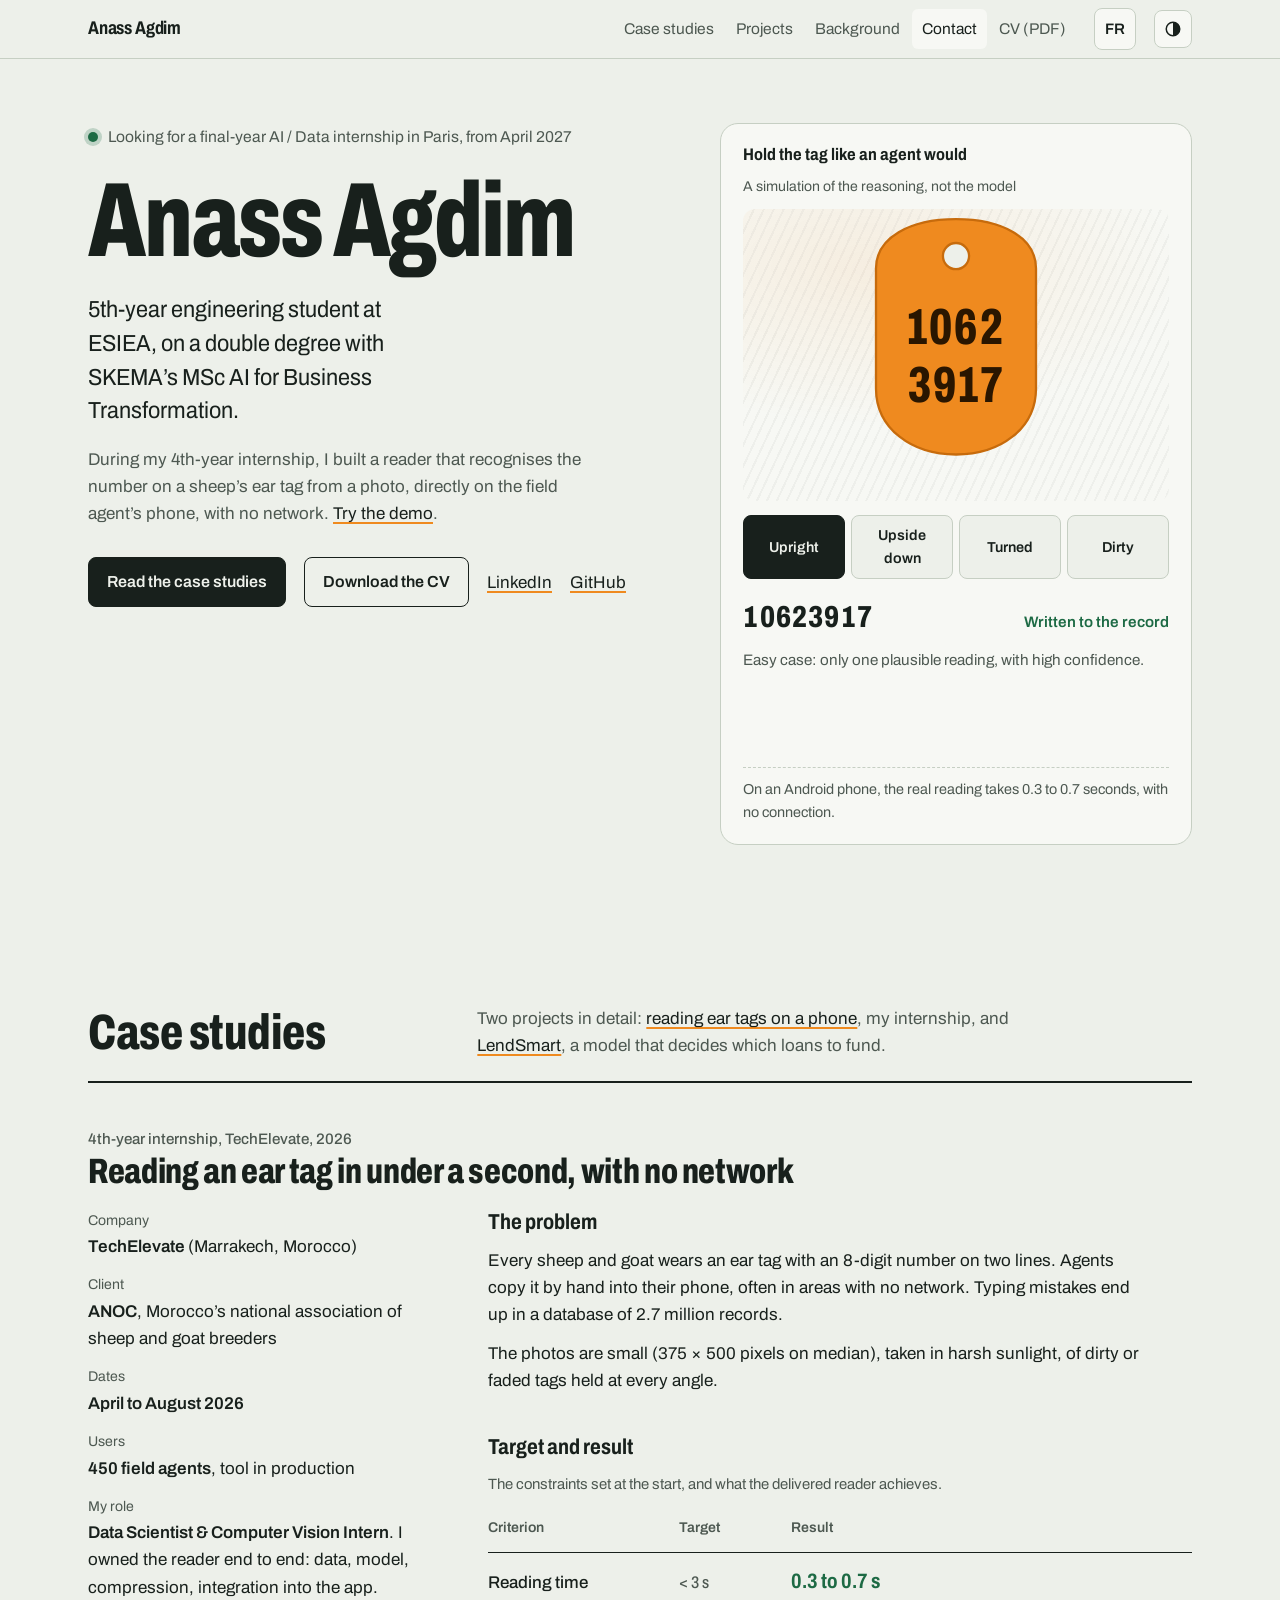
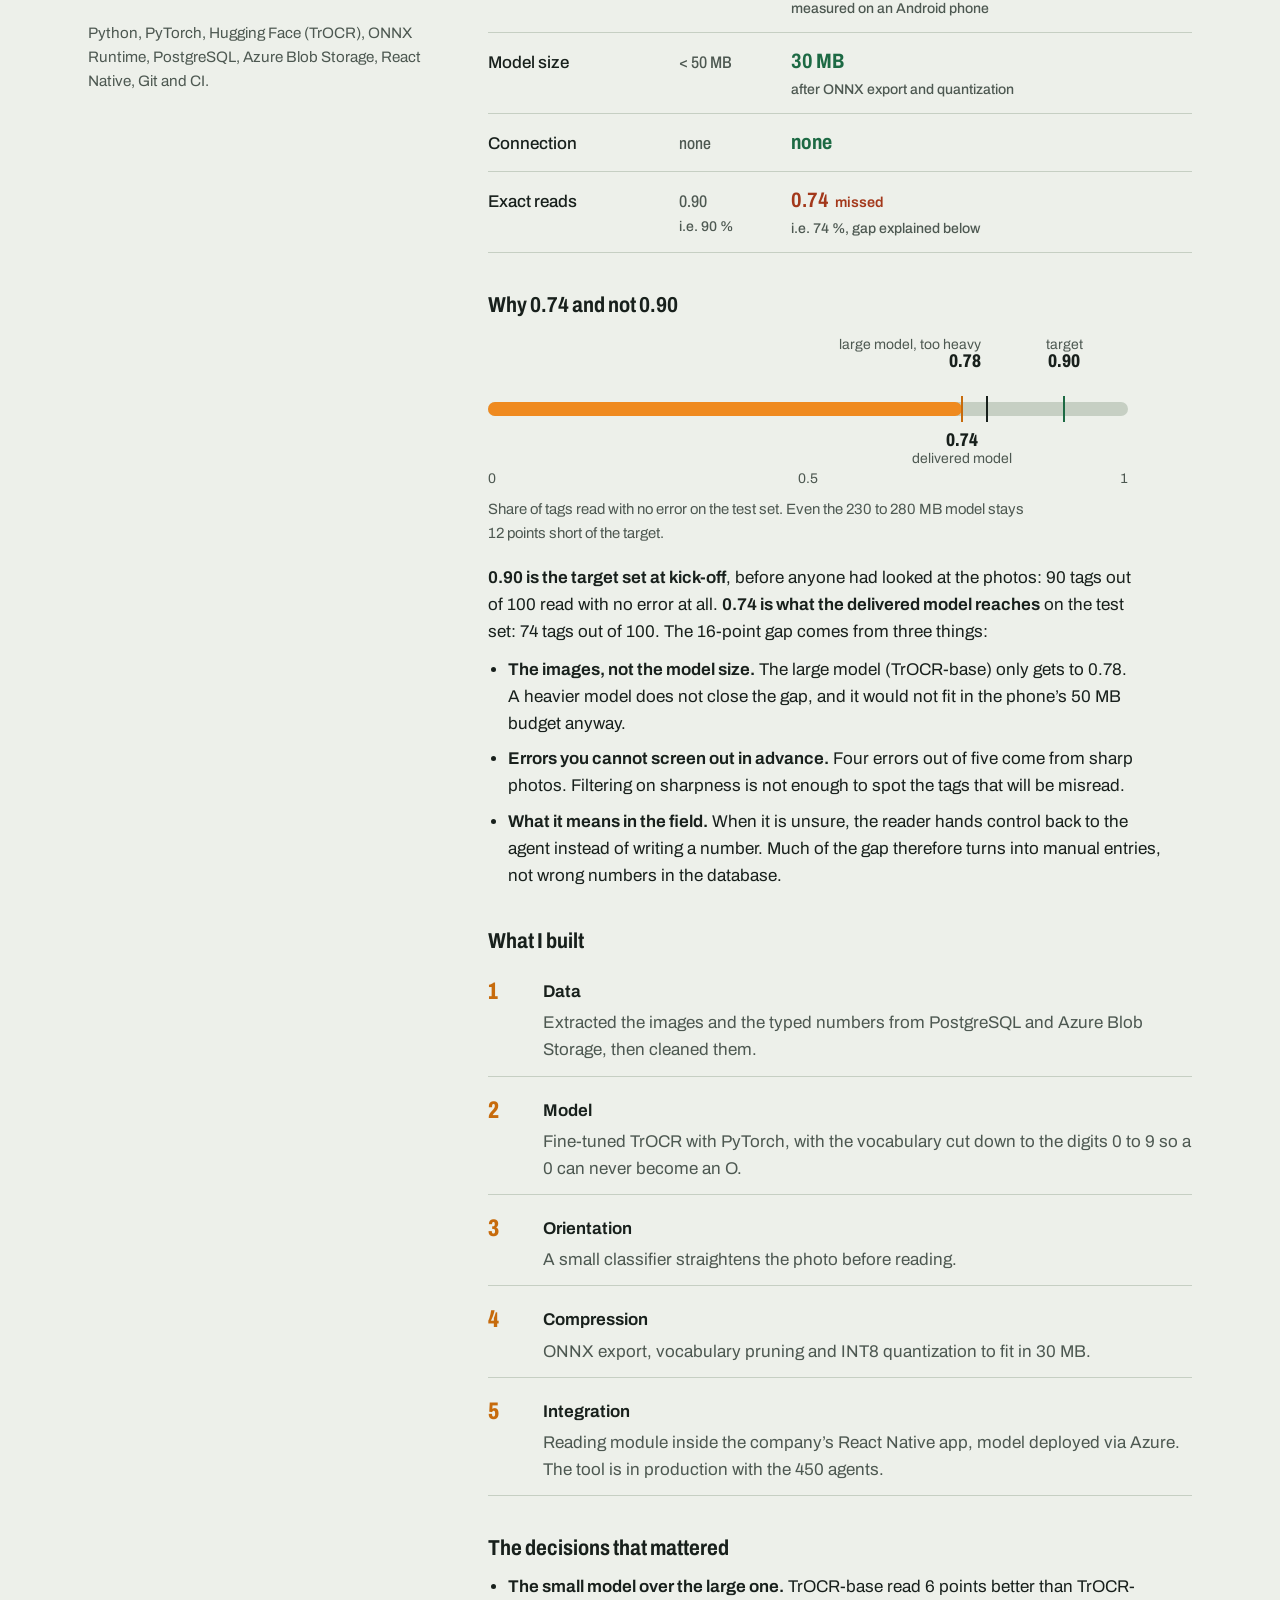
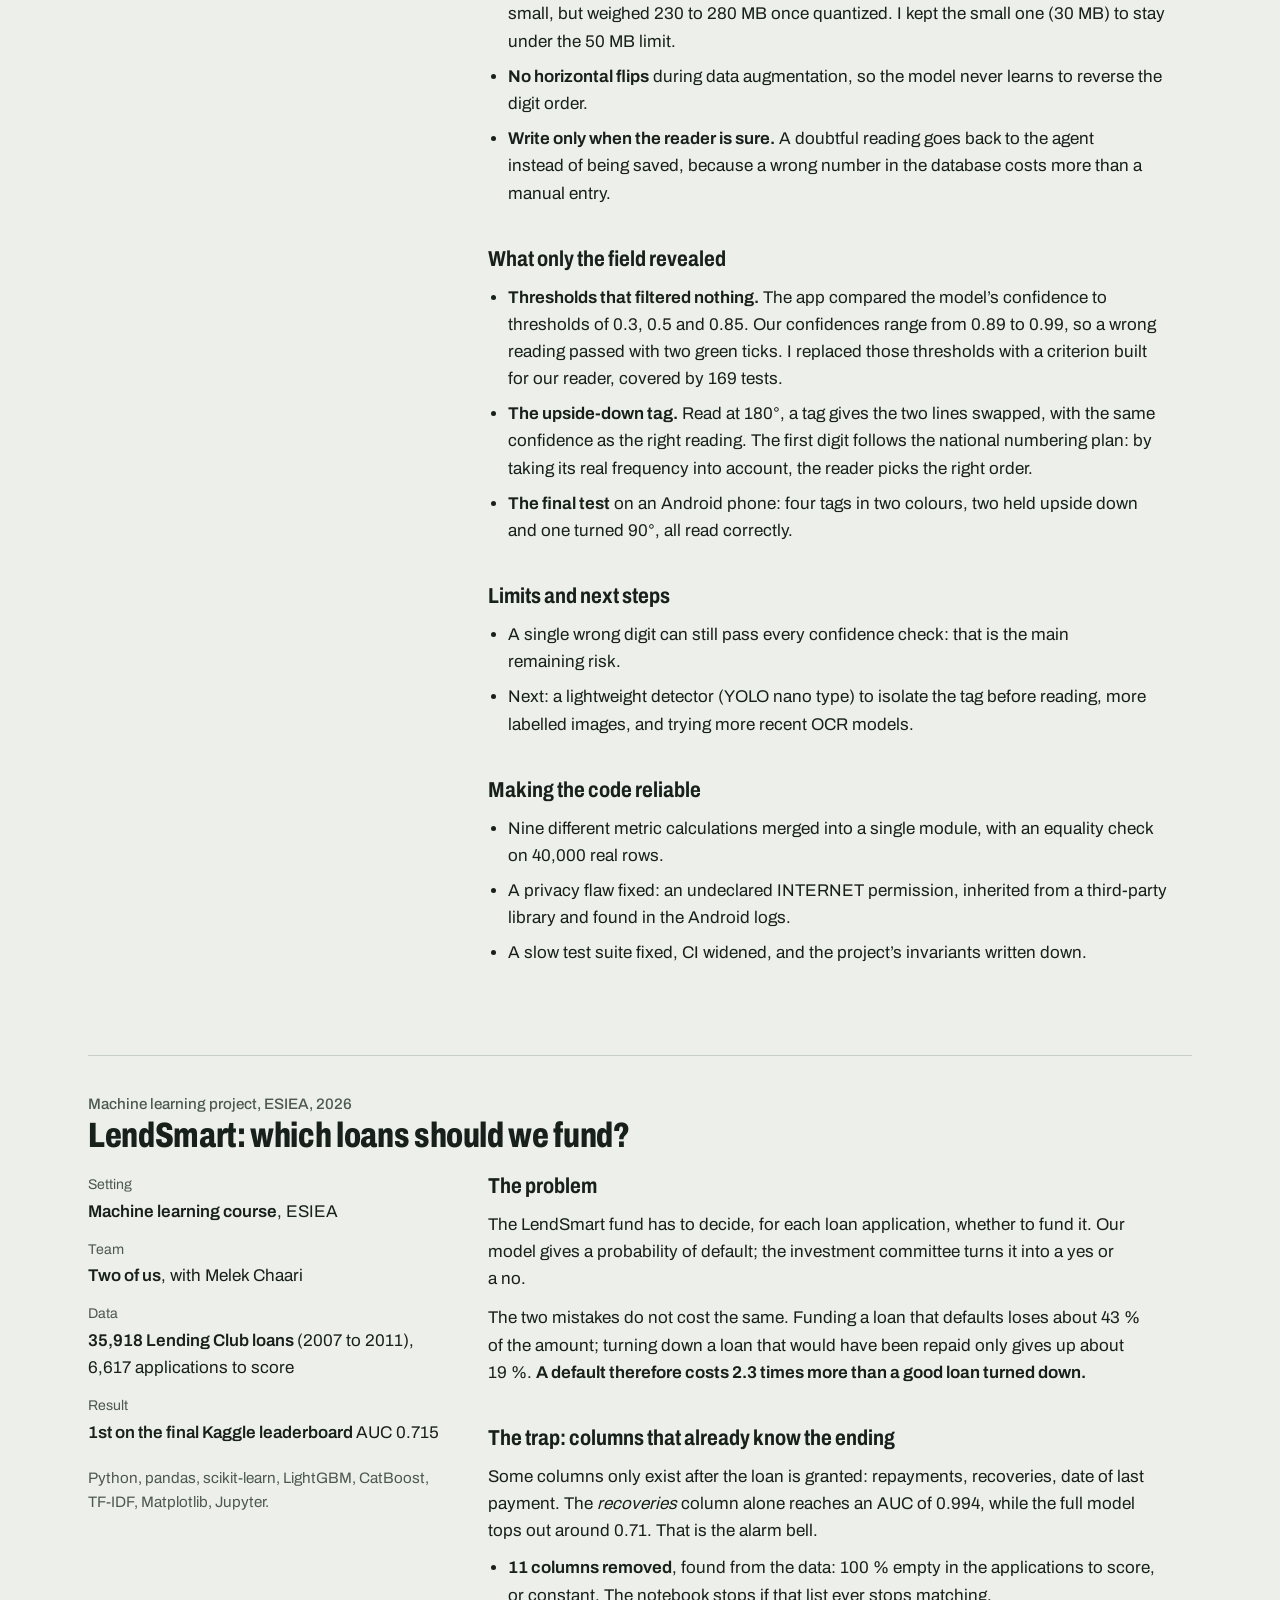
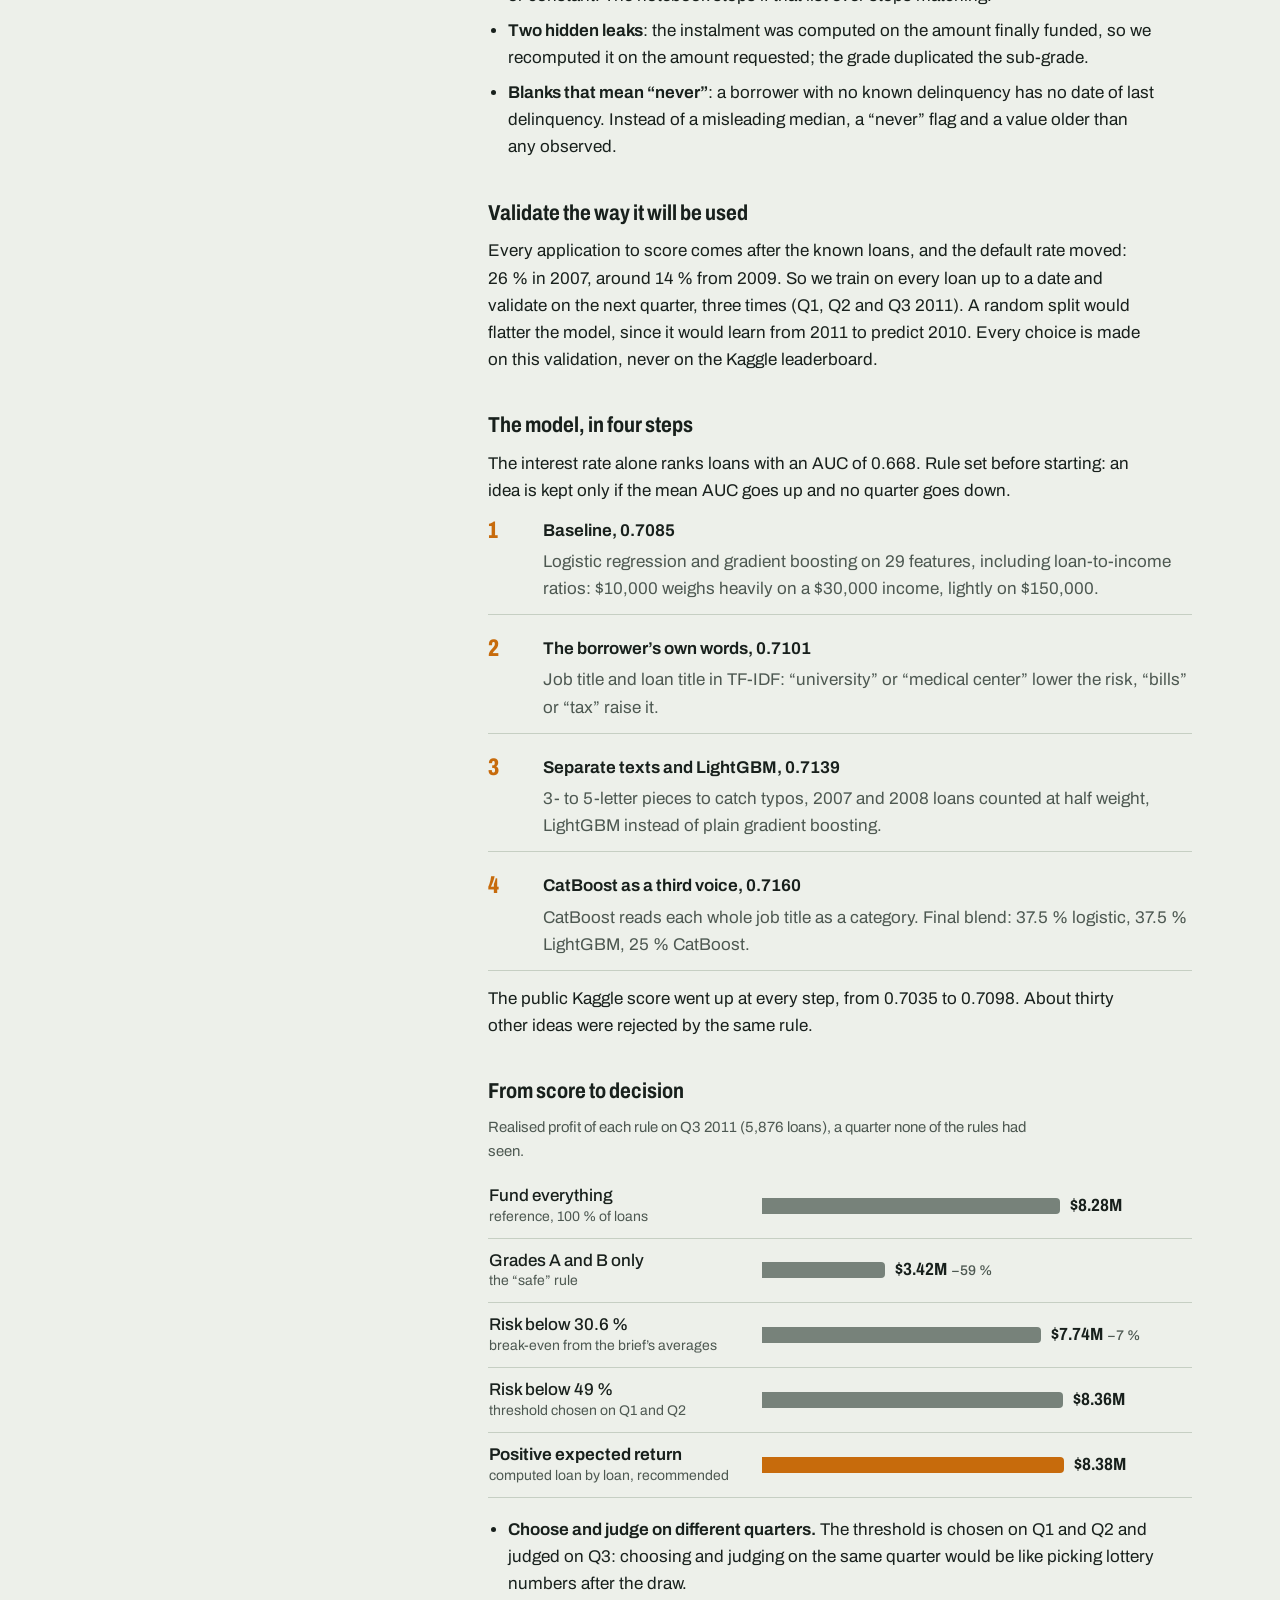
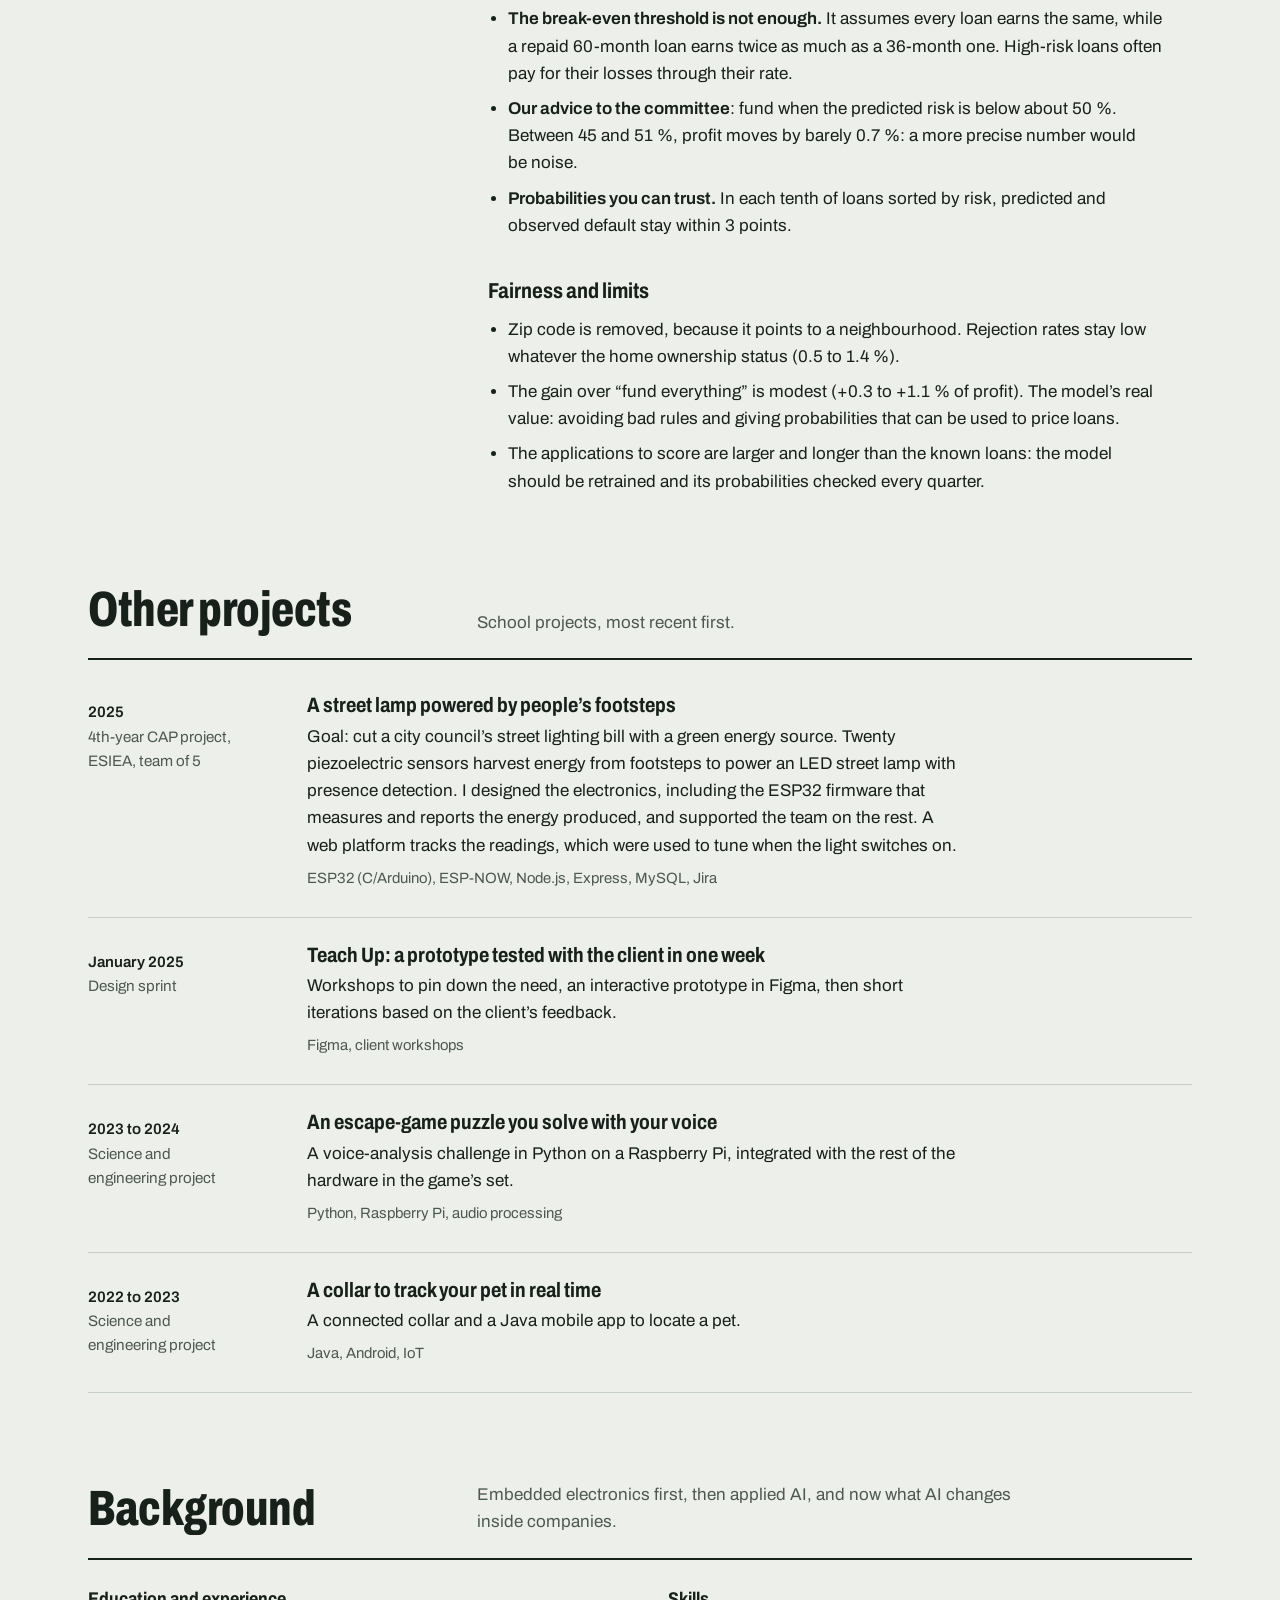
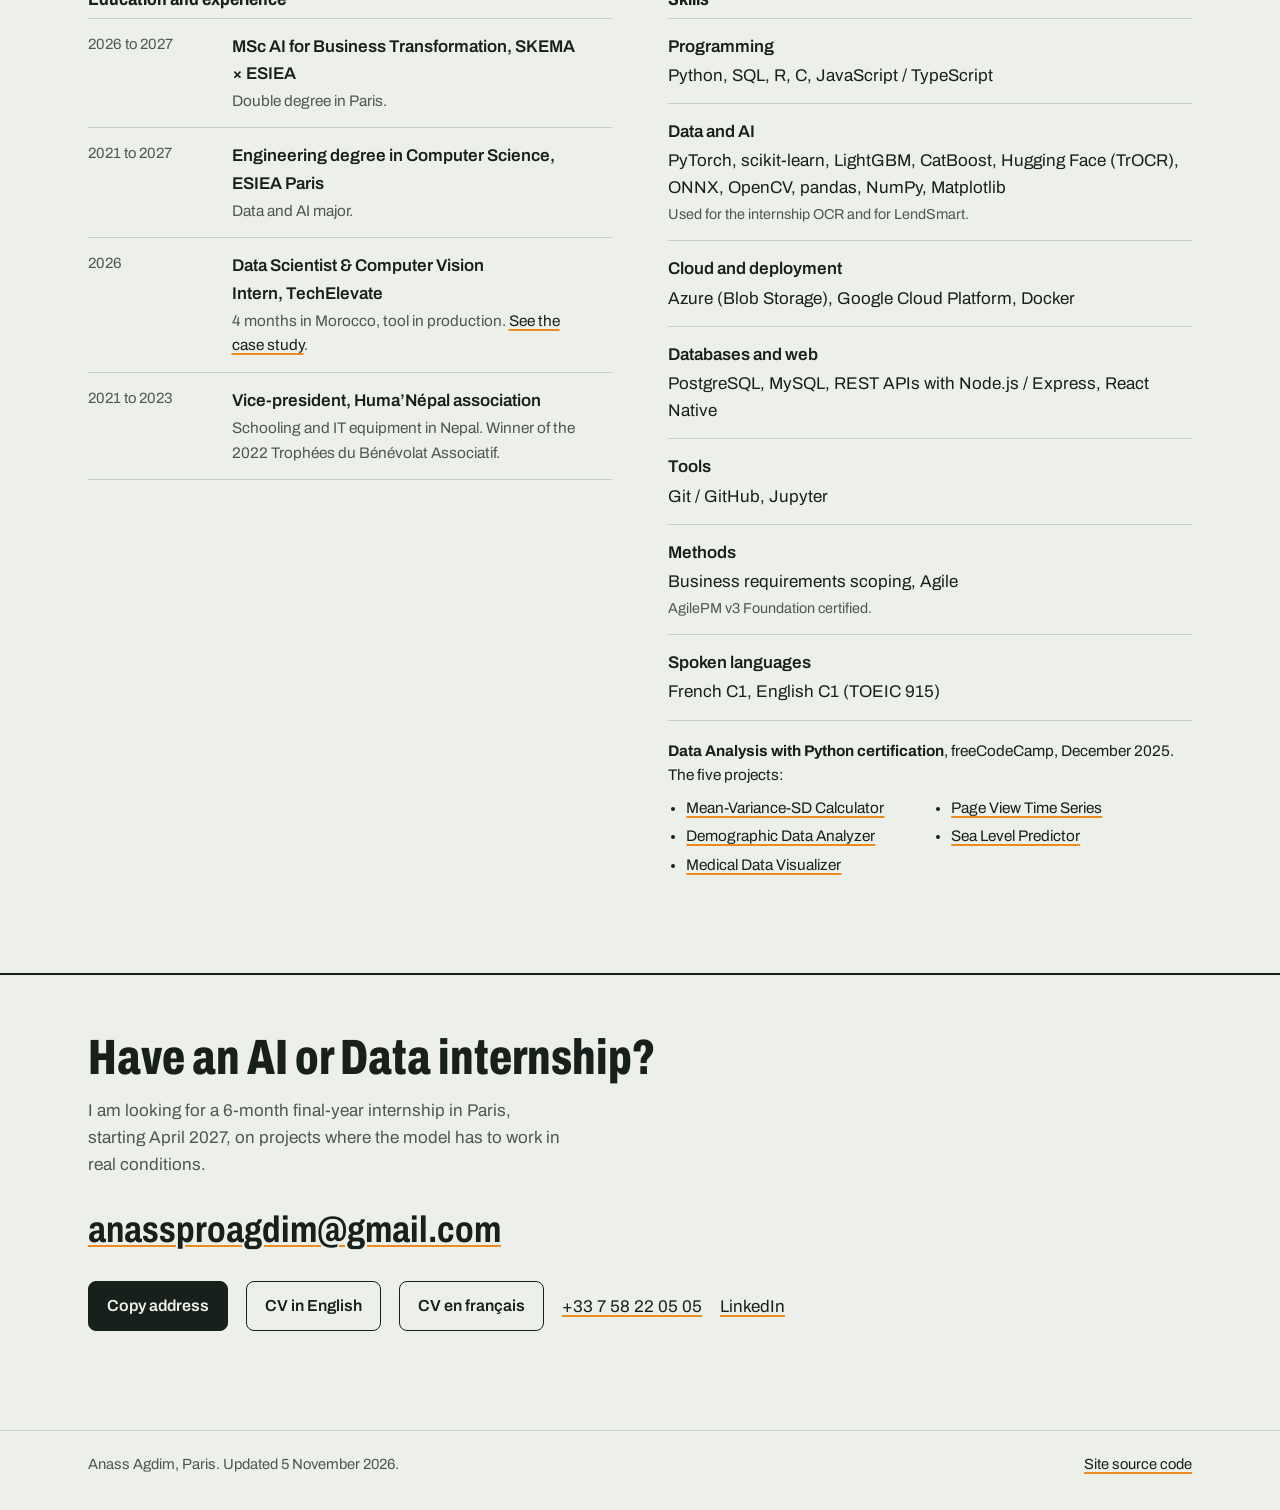
<file: en/index.html>
<!doctype html>
<html lang="en">
<head>
  <meta charset="utf-8" />
  <meta name="viewport" content="width=device-width, initial-scale=1" />
  <title>Anass Agdim | ESIEA × SKEMA engineering student, looking for a final-year AI / Data internship</title>
  <meta name="description" content="Anass Agdim, engineering student at ESIEA Paris, on a double degree with SKEMA’s MSc AI for Business Transformation. Two case studies: an offline OCR that reads sheep and goat ear tags on a phone, and LendSmart, a credit-risk model that decides which loans to fund. Looking for a 6-month final-year AI / Data internship from April 2027." />
  <meta name="author" content="Anass Agdim" />
  <link rel="canonical" href="https://svvgth.github.io/AGDIM_Anass_Portfolio/en/" />
  <link rel="alternate" hreflang="fr" href="https://svvgth.github.io/AGDIM_Anass_Portfolio/" />
  <link rel="alternate" hreflang="en" href="https://svvgth.github.io/AGDIM_Anass_Portfolio/en/" />
  <link rel="alternate" hreflang="x-default" href="https://svvgth.github.io/AGDIM_Anass_Portfolio/" />

  <meta property="og:type" content="profile" />
  <meta property="og:locale" content="en_GB" />
  <meta property="og:locale:alternate" content="fr_FR" />
  <meta property="og:site_name" content="Anass Agdim" />
  <meta property="og:title" content="Anass Agdim, ESIEA × SKEMA engineering student" />
  <meta property="og:description" content="An OCR that reads sheep ear tags on a phone, with no network. Looking for a final-year AI / Data internship in Paris." />
  <meta property="og:url" content="https://svvgth.github.io/AGDIM_Anass_Portfolio/en/" />
  <meta property="og:image" content="https://svvgth.github.io/AGDIM_Anass_Portfolio/assets/og-en.png" />
  <meta property="og:image:width" content="1200" />
  <meta property="og:image:height" content="630" />
  <meta property="og:image:alt" content="Anass Agdim, ESIEA × SKEMA engineering student. An orange ear tag whose number is read by the OCR." />
  <meta name="twitter:card" content="summary_large_image" />

  <meta name="theme-color" content="#edf0ea" media="(prefers-color-scheme: light)" />
  <meta name="theme-color" content="#121815" media="(prefers-color-scheme: dark)" />
  <link rel="icon" href="../assets/favicon.svg" type="image/svg+xml" />
  <link rel="apple-touch-icon" href="../assets/apple-touch-icon.png" />
  <link rel="preload" href="../assets/fonts/archivo-wdth.woff2" as="font" type="font/woff2" crossorigin />
  <link rel="stylesheet" href="../assets/site.css" />

  <script type="application/ld+json">
  {
    "@context": "https://schema.org",
    "@type": "Person",
    "name": "Anass Agdim",
    "jobTitle": "Engineering student",
    "url": "https://svvgth.github.io/AGDIM_Anass_Portfolio/en/",
    "email": "mailto:anassproagdim@gmail.com",
    "address": { "@type": "PostalAddress", "addressLocality": "Paris", "addressCountry": "FR" },
    "alumniOf": [
      { "@type": "CollegeOrUniversity", "name": "ESIEA" },
      { "@type": "CollegeOrUniversity", "name": "SKEMA Business School" }
    ],
    "knowsAbout": ["Machine learning", "Computer vision", "OCR", "PyTorch", "ONNX", "Data engineering", "SQL"],
    "sameAs": ["https://www.linkedin.com/in/anass-agdim/", "https://github.com/SvvGTH"]
  }
  </script>

  <script>
    // Apply the saved theme before first paint (avoids a flash).
    try { var t = localStorage.getItem("theme"); if (t) document.documentElement.setAttribute("data-theme", t); } catch (e) {}
  </script>
</head>

<body>
  <a class="skip" href="#main">Skip to content</a>

  <header class="top">
    <div class="wrap">
      <a class="me" href="#top">Anass Agdim</a>
      <nav aria-label="Main navigation">
        <a href="#case-study">Case studies</a>
        <a href="#projects">Projects</a>
        <a href="#background">Background</a>
        <a href="#contact">Contact</a>
        <a href="../assets/cv/CV_Anass_AGDIM_EN.pdf">CV (PDF)</a>
      </nav>
      <a class="lang" href="../" hreflang="fr" lang="fr" aria-label="FR, version française">FR</a>
      <button class="theme" type="button" id="theme" aria-label="Switch to dark theme"><svg width="18" height="18" viewBox="0 0 24 24" aria-hidden="true"><circle cx="12" cy="12" r="9" fill="none" stroke="currentColor" stroke-width="2"/><path d="M12 3a9 9 0 0 1 0 18z" fill="currentColor"/></svg></button>
    </div>
  </header>

  <main id="main">
    <!-- HERO -->
    <section class="hero" id="top" aria-labelledby="hero-name">
      <div class="wrap">
        <div>
          <p class="avail">Looking for a final-year AI / Data internship in Paris, from April 2027</p>
          <h1 id="hero-name">Anass Agdim</h1>
          <p class="lede">5th-year engineering student at ESIEA, on a double degree with SKEMA’s MSc AI for Business Transformation.</p>
          <p class="sub">During my 4th-year internship, I built a reader that recognises the number on a sheep’s ear tag from a photo, directly on the field agent’s phone, with no network. <a href="#reader">Try the demo</a>.</p>
          <div class="actions">
            <a class="btn solid" href="#case-study">Read the case studies</a>
            <a class="btn" href="../assets/cv/CV_Anass_AGDIM_EN.pdf">Download the CV</a>
            <span class="quiet">
              <a href="https://www.linkedin.com/in/anass-agdim/" rel="noopener">LinkedIn</a>
              <a href="https://github.com/SvvGTH" rel="noopener">GitHub</a>
            </span>
          </div>
        </div>

        <!-- Demo -->
        <aside class="reader" id="reader" data-state="upright" aria-labelledby="reader-title">
          <div class="reader-head">
            <h2 id="reader-title">Hold the tag like an agent would</h2>
            <p>A simulation of the reasoning, not the model</p>
          </div>

          <div class="stage">
            <svg viewBox="-45 -20 390 420" role="img" aria-labelledby="tag-alt">
              <title id="tag-alt">Orange ear tag showing 1062 on the first line and 3917 on the second</title>
              <g class="tagbody" id="tagbody">
                <path d="M150 14c60 0 104 24 104 64v156c0 52-46 86-104 86S46 286 46 234V78c0-40 44-64 104-64z" fill="var(--tag)" />
                <path d="M150 14c60 0 104 24 104 64v156c0 52-46 86-104 86S46 286 46 234V78c0-40 44-64 104-64z" fill="none" stroke="var(--tag-edge)" stroke-width="3" />
                <circle cx="150" cy="62" r="17" fill="var(--ground)" stroke="var(--tag-edge)" stroke-width="3" />
                <text class="tagdigits" x="150" y="176" font-size="66" text-anchor="middle" letter-spacing="3">1062</text>
                <text class="tagdigits" x="150" y="252" font-size="66" text-anchor="middle" letter-spacing="3">3917</text>
                <g class="grime" aria-hidden="true">
                  <ellipse cx="160" cy="156" rx="19" ry="30" fill="#4a3a1e" opacity=".82" />
                  <ellipse cx="199" cy="232" rx="19" ry="30" fill="#4a3a1e" opacity=".78" />
                  <ellipse cx="130" cy="205" rx="64" ry="12" fill="#fff" opacity=".3" />
                </g>
              </g>
              <rect class="scanbox" x="60" y="112" width="180" height="160" rx="10" />
            </svg>
          </div>

          <div class="poses" role="group" aria-label="Tag position">
            <button type="button" data-pose="upright" aria-pressed="true">Upright</button>
            <button type="button" data-pose="flipped" aria-pressed="false">Upside down</button>
            <button type="button" data-pose="turned" aria-pressed="false">Turned</button>
            <button type="button" data-pose="dirty" aria-pressed="false">Dirty</button>
          </div>

          <div class="verdict" aria-live="polite">
            <div class="out">
              <span class="read num" id="v-read">10623917</span>
              <span class="status ok" id="v-status">Written to the record</span>
            </div>
            <p class="why" id="v-why">Easy case: only one plausible reading, with high confidence.</p>
            <div class="cands" id="v-cands"></div>
          </div>

          <p class="reader-foot">On an Android phone, the real reading takes 0.3 to 0.7 seconds, with no connection.</p>
        </aside>
      </div>
    </section>

    <!-- CASE STUDY -->
    <section class="sec" id="case-study" aria-labelledby="case-title">
      <div class="wrap">
        <div class="sec-head">
          <h2 id="case-title">Case studies</h2>
          <p>Two projects in detail: <a href="#ocr">reading ear tags on a phone</a>, my internship, and <a href="#lendsmart">LendSmart</a>, a model that decides which loans to fund.</p>
        </div>

        <h3 class="case-title" id="ocr"><span class="case-kicker">4th-year internship, TechElevate, 2026</span>Reading an ear tag in under a second, with no network</h3>
        <div class="case">
          <aside class="fiche" aria-label="OCR project summary">
            <dl>
              <div><dt>Company</dt><dd>TechElevate <span>(Marrakech, Morocco)</span></dd></div>
              <div><dt>Client</dt><dd>ANOC<span>, Morocco’s national association of sheep and goat breeders</span></dd></div>
              <div><dt>Dates</dt><dd>April to August 2026</dd></div>
              <div><dt>Users</dt><dd>450 field agents<span>, tool in production</span></dd></div>
              <div><dt>My role</dt><dd>Data Scientist &amp; Computer Vision Intern<span>. I owned the reader end to end: data, model, compression, integration into the app.</span></dd></div>
            </dl>
            <p class="stack">Python, PyTorch, Hugging Face (TrOCR), ONNX Runtime, PostgreSQL, Azure Blob Storage, React Native, Git and CI.</p>
          </aside>

          <div class="story">
            <div>
              <h4>The problem</h4>
              <p>Every sheep and goat wears an ear tag with an 8-digit number on two lines. Agents copy it by hand into their phone, often in areas with no network. Typing mistakes end up in a database of 2.7 million records.</p>
              <p>The photos are small (375 × 500 pixels on median), taken in harsh sunlight, of dirty or faded tags held at every angle.</p>
            </div>

            <div>
              <h4>Target and result</h4>
              <table class="scoreboard">
                <caption>The constraints set at the start, and what the delivered reader achieves.</caption>
                <thead><tr><th scope="col">Criterion</th><th scope="col">Target</th><th scope="col">Result</th></tr></thead>
                <tbody>
                  <tr><th scope="row">Reading time</th><td class="target num">&lt; 3 s</td><td class="met num">0.3 to 0.7 s<small>measured on an Android phone</small></td></tr>
                  <tr><th scope="row">Model size</th><td class="target num">&lt; 50 MB</td><td class="met num">30 MB<small>after ONNX export and quantization</small></td></tr>
                  <tr><th scope="row">Connection</th><td class="target">none</td><td class="met">none</td></tr>
                  <tr><th scope="row">Exact reads</th><td class="target num">0.90<small>i.e. 90 %</small></td><td class="missed num">0.74<span class="mark">missed</span><small>i.e. 74 %, gap explained below</small></td></tr>
                </tbody>
              </table>
            </div>

            <div>
              <h4>Why 0.74 and not 0.90</h4>
              <figure class="gauge" aria-labelledby="gauge-cap">
                <div class="gauge-track" aria-hidden="true">
                  <span class="gauge-fill" style="width:74%"></span>
                  <span class="gauge-mark m-base" style="left:78%"><i></i><b>0.78</b><em>large model, too heavy</em></span>
                  <span class="gauge-mark m-goal" style="left:90%"><i></i><b>0.90</b><em>target</em></span>
                  <span class="gauge-mark m-ours" style="left:74%"><i></i><b>0.74</b><em>delivered model</em></span>
                </div>
                <div class="gauge-scale num" aria-hidden="true"><span>0</span><span>0.5</span><span>1</span></div>
                <figcaption id="gauge-cap">Share of tags read with no error on the test set. Even the 230 to 280 MB model stays 12 points short of the target.</figcaption>
              </figure>
              <p><strong>0.90 is the target set at kick-off</strong>, before anyone had looked at the photos: 90 tags out of 100 read with no error at all. <strong>0.74 is what the delivered model reaches</strong> on the test set: 74 tags out of 100. The 16-point gap comes from three things:</p>
              <ul>
                <li><strong>The images, not the model size.</strong> The large model (TrOCR-base) only gets to 0.78. A heavier model does not close the gap, and it would not fit in the phone’s 50 MB budget anyway.</li>
                <li><strong>Errors you cannot screen out in advance.</strong> Four errors out of five come from sharp photos. Filtering on sharpness is not enough to spot the tags that will be misread.</li>
                <li><strong>What it means in the field.</strong> When it is unsure, the reader hands control back to the agent instead of writing a number. Much of the gap therefore turns into manual entries, not wrong numbers in the database.</li>
              </ul>
            </div>

            <div>
              <h4>What I built</h4>
              <ol class="chain">
                <li><b>Data</b><span>Extracted the images and the typed numbers from PostgreSQL and Azure Blob Storage, then cleaned them.</span></li>
                <li><b>Model</b><span>Fine-tuned TrOCR with PyTorch, with the vocabulary cut down to the digits 0 to 9 so a 0 can never become an O.</span></li>
                <li><b>Orientation</b><span>A small classifier straightens the photo before reading.</span></li>
                <li><b>Compression</b><span>ONNX export, vocabulary pruning and INT8 quantization to fit in 30 MB.</span></li>
                <li><b>Integration</b><span>Reading module inside the company’s React Native app, model deployed via Azure. The tool is in production with the 450 agents.</span></li>
              </ol>
            </div>

            <div>
              <h4>The decisions that mattered</h4>
              <ul>
                <li><strong>The small model over the large one.</strong> TrOCR-base read 6 points better than TrOCR-small, but weighed 230 to 280 MB once quantized. I kept the small one (30 MB) to stay under the 50 MB limit.</li>
                <li><strong>No horizontal flips</strong> during data augmentation, so the model never learns to reverse the digit order.</li>
                <li><strong>Write only when the reader is sure.</strong> A doubtful reading goes back to the agent instead of being saved, because a wrong number in the database costs more than a manual entry.</li>
              </ul>
            </div>

            <div>
              <h4>What only the field revealed</h4>
              <ul>
                <li><strong>Thresholds that filtered nothing.</strong> The app compared the model’s confidence to thresholds of 0.3, 0.5 and 0.85. Our confidences range from 0.89 to 0.99, so a wrong reading passed with two green ticks. I replaced those thresholds with a criterion built for our reader, covered by 169 tests.</li>
                <li><strong>The upside-down tag.</strong> Read at 180°, a tag gives the two lines swapped, with the same confidence as the right reading. The first digit follows the national numbering plan: by taking its real frequency into account, the reader picks the right order.</li>
                <li><strong>The final test</strong> on an Android phone: four tags in two colours, two held upside down and one turned 90°, all read correctly.</li>
              </ul>
            </div>

            <div>
              <h4>Limits and next steps</h4>
              <ul>
                <li>A single wrong digit can still pass every confidence check: that is the main remaining risk.</li>
                <li>Next: a lightweight detector (YOLO nano type) to isolate the tag before reading, more labelled images, and trying more recent OCR models.</li>
              </ul>
            </div>

            <div>
              <h4>Making the code reliable</h4>
              <ul>
                <li>Nine different metric calculations merged into a single module, with an equality check on 40,000 real rows.</li>
                <li>A privacy flaw fixed: an undeclared INTERNET permission, inherited from a third-party library and found in the Android logs.</li>
                <li>A slow test suite fixed, CI widened, and the project’s invariants written down.</li>
              </ul>
            </div>
          </div>
        </div>

        <h3 class="case-title" id="lendsmart"><span class="case-kicker">Machine learning project, ESIEA, 2026</span>LendSmart: which loans should we fund?</h3>
        <div class="case">
          <aside class="fiche" aria-label="LendSmart project summary">
            <dl>
              <div><dt>Setting</dt><dd>Machine learning course<span>, ESIEA</span></dd></div>
              <div><dt>Team</dt><dd>Two of us<span>, with Melek Chaari</span></dd></div>
              <div><dt>Data</dt><dd>35,918 Lending Club loans <span>(2007 to 2011), 6,617 applications to score</span></dd></div>
              <div><dt>Result</dt><dd>1st on the final Kaggle leaderboard <span>AUC 0.715</span></dd></div>
            </dl>
            <p class="stack">Python, pandas, scikit-learn, LightGBM, CatBoost, TF-IDF, Matplotlib, Jupyter.</p>
          </aside>

          <div class="story">
            <div>
              <h4>The problem</h4>
              <p>The LendSmart fund has to decide, for each loan application, whether to fund it. Our model gives a probability of default; the investment committee turns it into a yes or a no.</p>
              <p>The two mistakes do not cost the same. Funding a loan that defaults loses about 43 % of the amount; turning down a loan that would have been repaid only gives up about 19 %. <strong>A default therefore costs 2.3 times more than a good loan turned down.</strong></p>
            </div>

            <div>
              <h4>The trap: columns that already know the ending</h4>
              <p>Some columns only exist after the loan is granted: repayments, recoveries, date of last payment. The <i>recoveries</i> column alone reaches an AUC of 0.994, while the full model tops out around 0.71. That is the alarm bell.</p>
              <ul>
                <li><strong>11 columns removed</strong>, found from the data: 100 % empty in the applications to score, or constant. The notebook stops if that list ever stops matching.</li>
                <li><strong>Two hidden leaks</strong>: the instalment was computed on the amount finally funded, so we recomputed it on the amount requested; the grade duplicated the sub-grade.</li>
                <li><strong>Blanks that mean “never”</strong>: a borrower with no known delinquency has no date of last delinquency. Instead of a misleading median, a “never” flag and a value older than any observed.</li>
              </ul>
            </div>

            <div>
              <h4>Validate the way it will be used</h4>
              <p>Every application to score comes after the known loans, and the default rate moved: 26 % in 2007, around 14 % from 2009. So we train on every loan up to a date and validate on the next quarter, three times (Q1, Q2 and Q3 2011). A random split would flatter the model, since it would learn from 2011 to predict 2010. Every choice is made on this validation, never on the Kaggle leaderboard.</p>
            </div>

            <div>
              <h4>The model, in four steps</h4>
              <p>The interest rate alone ranks loans with an AUC of 0.668. Rule set before starting: an idea is kept only if the mean AUC goes up and no quarter goes down.</p>
              <ol class="chain">
                <li><b>Baseline, 0.7085</b><span>Logistic regression and gradient boosting on 29 features, including loan-to-income ratios: $10,000 weighs heavily on a $30,000 income, lightly on $150,000.</span></li>
                <li><b>The borrower’s own words, 0.7101</b><span>Job title and loan title in TF-IDF: “university” or “medical center” lower the risk, “bills” or “tax” raise it.</span></li>
                <li><b>Separate texts and LightGBM, 0.7139</b><span>3- to 5-letter pieces to catch typos, 2007 and 2008 loans counted at half weight, LightGBM instead of plain gradient boosting.</span></li>
                <li><b>CatBoost as a third voice, 0.7160</b><span>CatBoost reads each whole job title as a category. Final blend: 37.5 % logistic, 37.5 % LightGBM, 25 % CatBoost.</span></li>
              </ol>
              <p style="margin-top:14px">The public Kaggle score went up at every step, from 0.7035 to 0.7098. About thirty other ideas were rejected by the same rule.</p>
            </div>

            <div>
              <h4>From score to decision</h4>
              <figure class="profit" aria-labelledby="profit-cap">
                <figcaption id="profit-cap">Realised profit of each rule on Q3 2011 (5,876 loans), a quarter none of the rules had seen.</figcaption>
                <table>
                  <thead class="sr"><tr><th scope="col">Funding rule</th><th scope="col">Realised profit</th></tr></thead>
                  <tbody>
                    <tr><th scope="row">Fund everything<small>reference, 100 % of loans</small></th><td><span class="pbar" style="--v:.989"></span><span class="pval">$8.28M</span></td></tr>
                    <tr><th scope="row">Grades A and B only<small>the “safe” rule</small></th><td><span class="pbar" style="--v:.408"></span><span class="pval">$3.42M<em>−59 %</em></span></td></tr>
                    <tr><th scope="row">Risk below 30.6 %<small>break-even from the brief’s averages</small></th><td><span class="pbar" style="--v:.924"></span><span class="pval">$7.74M<em>−7 %</em></span></td></tr>
                    <tr><th scope="row">Risk below 49 %<small>threshold chosen on Q1 and Q2</small></th><td><span class="pbar" style="--v:.998"></span><span class="pval">$8.36M</span></td></tr>
                    <tr class="best"><th scope="row">Positive expected return<small>computed loan by loan, recommended</small></th><td><span class="pbar" style="--v:1"></span><span class="pval">$8.38M</span></td></tr>
                  </tbody>
                </table>
              </figure>
              <ul>
                <li><strong>Choose and judge on different quarters.</strong> The threshold is chosen on Q1 and Q2 and judged on Q3: choosing and judging on the same quarter would be like picking lottery numbers after the draw.</li>
                <li><strong>The break-even threshold is not enough.</strong> It assumes every loan earns the same, while a repaid 60-month loan earns twice as much as a 36-month one. High-risk loans often pay for their losses through their rate.</li>
                <li><strong>Our advice to the committee</strong>: fund when the predicted risk is below about 50 %. Between 45 and 51 %, profit moves by barely 0.7 %: a more precise number would be noise.</li>
                <li><strong>Probabilities you can trust.</strong> In each tenth of loans sorted by risk, predicted and observed default stay within 3 points.</li>
              </ul>
            </div>

            <div>
              <h4>Fairness and limits</h4>
              <ul>
                <li>Zip code is removed, because it points to a neighbourhood. Rejection rates stay low whatever the home ownership status (0.5 to 1.4 %).</li>
                <li>The gain over “fund everything” is modest (+0.3 to +1.1 % of profit). The model’s real value: avoiding bad rules and giving probabilities that can be used to price loans.</li>
                <li>The applications to score are larger and longer than the known loans: the model should be retrained and its probabilities checked every quarter.</li>
              </ul>
            </div>
          </div>
        </div>
      </div>
    </section>

    <!-- PROJECTS -->
    <section class="sec" id="projects" aria-labelledby="proj-title">
      <div class="wrap">
        <div class="sec-head">
          <h2 id="proj-title">Other projects</h2>
          <p>School projects, most recent first.</p>
        </div>
        <ul class="rows">
          <li class="row">
            <p class="when"><b>2025</b>4th-year CAP project, ESIEA, team of 5</p>
            <div>
              <h3>A street lamp powered by people’s footsteps</h3>
              <p>Goal: cut a city council’s street lighting bill with a green energy source. Twenty piezoelectric sensors harvest energy from footsteps to power an LED street lamp with presence detection. I designed the electronics, including the ESP32 firmware that measures and reports the energy produced, and supported the team on the rest. A web platform tracks the readings, which were used to tune when the light switches on.</p>
              <p class="tools">ESP32 (C/Arduino), ESP-NOW, Node.js, Express, MySQL, Jira</p>
            </div>
          </li>
          <li class="row">
            <p class="when"><b>January 2025</b>Design sprint</p>
            <div>
              <h3>Teach Up: a prototype tested with the client in one week</h3>
              <p>Workshops to pin down the need, an interactive prototype in Figma, then short iterations based on the client’s feedback.</p>
              <p class="tools">Figma, client workshops</p>
            </div>
          </li>
          <li class="row">
            <p class="when"><b>2023 to 2024</b>Science and engineering project</p>
            <div>
              <h3>An escape-game puzzle you solve with your voice</h3>
              <p>A voice-analysis challenge in Python on a Raspberry Pi, integrated with the rest of the hardware in the game’s set.</p>
              <p class="tools">Python, Raspberry Pi, audio processing</p>
            </div>
          </li>
          <li class="row">
            <p class="when"><b>2022 to 2023</b>Science and engineering project</p>
            <div>
              <h3>A collar to track your pet in real time</h3>
              <p>A connected collar and a Java mobile app to locate a pet.</p>
              <p class="tools">Java, Android, IoT</p>
            </div>
          </li>
        </ul>
      </div>
    </section>

    <!-- BACKGROUND & SKILLS -->
    <section class="sec" id="background" aria-labelledby="path-title">
      <div class="wrap">
        <div class="sec-head">
          <h2 id="path-title">Background</h2>
          <p>Embedded electronics first, then applied AI, and now what AI changes inside companies.</p>
        </div>

        <div class="two">
          <div>
            <h3>Education and experience</h3>
            <ol class="path">
              <li><time>2026 to 2027</time><div><b>MSc AI for Business Transformation, SKEMA × ESIEA</b><p>Double degree in Paris.</p></div></li>
              <li><time>2021 to 2027</time><div><b>Engineering degree in Computer Science, ESIEA Paris</b><p>Data and AI major.</p></div></li>
              <li><time>2026</time><div><b>Data Scientist &amp; Computer Vision Intern, TechElevate</b><p>4 months in Morocco, tool in production. <a href="#ocr">See the case study</a>.</p></div></li>
              <li><time>2021 to 2023</time><div><b>Vice-president, Huma’Népal association</b><p>Schooling and IT equipment in Nepal. Winner of the 2022 Trophées du Bénévolat Associatif.</p></div></li>
            </ol>
          </div>

          <div id="skills">
            <h3>Skills</h3>
            <dl class="skills">
              <div><dt>Programming</dt><dd>Python, SQL, R, C, JavaScript / TypeScript</dd></div>
              <div><dt>Data and AI</dt><dd>PyTorch, scikit-learn, LightGBM, CatBoost, Hugging Face (TrOCR), ONNX, OpenCV, pandas, NumPy, Matplotlib<small>Used for the internship OCR and for LendSmart.</small></dd></div>
              <div><dt>Cloud and deployment</dt><dd>Azure (Blob Storage), Google Cloud Platform, Docker</dd></div>
              <div><dt>Databases and web</dt><dd>PostgreSQL, MySQL, REST APIs with Node.js / Express, React Native</dd></div>
              <div><dt>Tools</dt><dd>Git / GitHub, Jupyter</dd></div>
              <div><dt>Methods</dt><dd>Business requirements scoping, Agile<small>AgilePM v3 Foundation certified.</small></dd></div>
              <div><dt>Spoken languages</dt><dd>French C1, English C1 (TOEIC 915)</dd></div>
            </dl>
            <div class="fcc">
              <b>Data Analysis with Python certification</b>, freeCodeCamp, December 2025. The five projects:
              <ul>
                <li><a href="https://github.com/SvvGTH/mean-variance-standard-deviation-calculator" rel="noopener">Mean-Variance-SD Calculator</a></li>
                <li><a href="https://github.com/SvvGTH/demographic-data-analyzer" rel="noopener">Demographic Data Analyzer</a></li>
                <li><a href="https://github.com/SvvGTH/Medical-Data-Visualizer" rel="noopener">Medical Data Visualizer</a></li>
                <li><a href="https://github.com/SvvGTH/Page-View-Time-Series-Visualizer" rel="noopener">Page View Time Series</a></li>
                <li><a href="https://github.com/SvvGTH/Sea-Level-Predictor" rel="noopener">Sea Level Predictor</a></li>
              </ul>
            </div>
          </div>
        </div>
      </div>
    </section>

    <!-- CONTACT -->
    <section class="contact" id="contact" aria-labelledby="contact-title">
      <div class="wrap">
        <h2 id="contact-title">Have an AI or Data internship?</h2>
        <p>I am looking for a 6-month final-year internship in Paris, starting April 2027, on projects where the model has to work in real conditions.</p>
        <a class="mail" href="mailto:anassproagdim@gmail.com">anassproagdim@gmail.com</a>
        <div class="actions">
          <button class="btn solid" type="button" id="copy" data-email="anassproagdim@gmail.com">Copy address</button>
          <a class="btn" href="../assets/cv/CV_Anass_AGDIM_EN.pdf">CV in English</a>
          <a class="btn" href="../assets/cv/CV_Anass_AGDIM_FR.pdf" hreflang="fr" lang="fr">CV en français</a>
          <span class="quiet">
            <a href="tel:+33758220505">+33 7 58 22 05 05</a>
            <a href="https://www.linkedin.com/in/anass-agdim/" rel="noopener">LinkedIn</a>
          </span>
        </div>
        <p class="copied" id="copied" role="status" aria-live="polite"></p>
      </div>
    </section>
  </main>

  <footer>
    <div class="wrap">
      <span>Anass Agdim, Paris. Updated 5 November 2026.</span>
      <a href="https://github.com/SvvGTH/AGDIM_Anass_Portfolio" rel="noopener">Site source code</a>
    </div>
  </footer>

  <script src="../assets/site.js" defer></script>
</body>
</html>
</file>
<file: assets/site.css>
/* Styles partagés par la version française (/) et anglaise (/en/). */
@font-face{
  font-family: "Archivo";
  src: url("fonts/archivo-wdth.woff2") format("woff2-variations"), url("fonts/archivo-wdth.woff2") format("woff2");
  font-weight: 100 900;
  font-stretch: 62% 125%;
  font-style: normal;
  font-display: swap;
  unicode-range: U+0000-00FF, U+0131, U+0152-0153, U+02BB-02BC, U+02C6, U+02DA, U+02DC, U+0304, U+0308, U+0329, U+2000-206F, U+20AC, U+2122, U+2191, U+2193, U+2212, U+2215, U+FEFF, U+FFFD;
}

:root{
  --ground: #edf0ea;
  --raised: #f7f8f4;
  --ink: #18201c;
  --muted: #4d5851;
  --rule: #c6cfc3;
  --tag: #ef8a1f;
  --tag-edge: #c76b0c;
  --tag-digits: #2a1600;
  --tag-blue: #2f6fcb;
  --link: #18201c;
  --good: #1d6a44;
  --bad: #a3381b;
  --hold: #7a5a00;
  --sans: "Archivo", system-ui, -apple-system, "Segoe UI", Roboto, Arial, sans-serif;
  --page: 1160px;
  --read: 66ch;
  --ease: cubic-bezier(.2,.7,.2,1);
}
@media (prefers-color-scheme: dark){
  :root:not([data-theme="light"]){
    --ground: #121815; --raised: #19211d; --ink: #e6ebe5; --muted: #a6b1a9; --rule: #2c3631;
    --link: #e6ebe5; --good: #6fd09b; --bad: #ff9a7a; --hold: #e7c35a; --tag-edge: #f6a24b;
  }
}
:root[data-theme="dark"]{
  --ground: #121815; --raised: #19211d; --ink: #e6ebe5; --muted: #a6b1a9; --rule: #2c3631;
  --link: #e6ebe5; --good: #6fd09b; --bad: #ff9a7a; --hold: #e7c35a; --tag-edge: #f6a24b;
}

*{ box-sizing: border-box; }
html{ -webkit-text-size-adjust: 100%; scroll-behavior: smooth; }
body{
  margin: 0; background: var(--ground); color: var(--ink);
  font-family: var(--sans); font-size: 1.0625rem; line-height: 1.6; font-stretch: 100%;
  text-rendering: optimizeLegibility;
}
h1, h2, h3, p, ul, ol, dl, figure{ margin: 0; }
h1, h2, h3{ line-height: 1.08; text-wrap: balance; }
p, li{ text-wrap: pretty; }
a{ color: var(--link); text-decoration-color: var(--tag); text-decoration-thickness: 2px; text-underline-offset: 3px; }
a:hover{ text-decoration-thickness: 3px; }
:focus-visible{ outline: 3px solid var(--tag); outline-offset: 3px; border-radius: 3px; }
.wrap{ max-width: var(--page); margin: 0 auto; padding: 0 28px; }
@media (max-width: 640px){ .wrap{ padding: 0 18px; } }
.num{ font-variant-numeric: tabular-nums lining-nums; }

.skip{ position: absolute; left: -9999px; top: 10px; z-index: 20; background: var(--ink); color: var(--ground); padding: 10px 14px; border-radius: 6px; }
.skip:focus{ left: 12px; }

/* ---------- Header ---------- */
.top{ position: sticky; top: 0; z-index: 10; background: color-mix(in srgb, var(--ground) 92%, transparent); backdrop-filter: blur(8px); border-bottom: 1px solid var(--rule); }
.top .wrap{ display: flex; align-items: center; gap: 18px; min-height: 58px; }
.me{ font-weight: 700; font-stretch: 80%; font-size: 1.15rem; letter-spacing: -.01em; color: var(--ink); text-decoration: none; white-space: nowrap; }
.top nav{ margin-left: auto; display: flex; gap: 2px; overflow-x: auto; scrollbar-width: none; }
.top nav::-webkit-scrollbar{ display: none; }
.top nav a{ text-decoration: none; color: var(--muted); padding: 8px 10px; border-radius: 6px; white-space: nowrap; font-size: .97rem; }
.top nav a:hover, .top nav a[aria-current="true"]{ color: var(--ink); background: var(--raised); }
.theme{ flex: none; width: 38px; height: 38px; display: grid; place-items: center; border: 1px solid var(--rule); border-radius: 8px; background: var(--raised); color: var(--ink); cursor: pointer; transition: transform .15s var(--ease); }
.theme:active{ transform: scale(.94); }
@media (max-width: 780px){
  .top .wrap{ flex-wrap: wrap; row-gap: 0; padding-top: 6px; }
  .top nav{ order: 3; width: calc(100% + 20px); margin: 0 -10px; padding-bottom: 4px; }
  .theme{ margin-left: auto; }
}

/* ---------- Hero ---------- */
.hero{ padding: 64px 0 72px; }
.hero .wrap{ display: grid; grid-template-columns: minmax(0, 1.1fr) minmax(0, .9fr); gap: 56px; align-items: start; }
@media (max-width: 920px){ .hero .wrap{ grid-template-columns: 1fr; gap: 40px; } .hero{ padding: 36px 0 56px; } }
.avail{ display: inline-flex; align-items: center; gap: 10px; color: var(--muted); font-size: .98rem; }
.avail::before{ content: ""; width: 10px; height: 10px; border-radius: 50%; background: var(--good); box-shadow: 0 0 0 4px color-mix(in srgb, var(--good) 22%, transparent); }
.hero h1{ margin-top: 22px; font-size: clamp(3.2rem, 9vw, 6.6rem); font-weight: 800; font-stretch: 70%; letter-spacing: -.02em; line-height: .92; }
.lede{ margin-top: 24px; font-size: clamp(1.2rem, 2.1vw, 1.45rem); line-height: 1.45; max-width: 30ch; font-stretch: 92%; }
.sub{ margin-top: 18px; color: var(--muted); max-width: 52ch; }
.actions{ display: flex; flex-wrap: wrap; align-items: center; gap: 12px 18px; margin-top: 30px; }
.btn{ display: inline-flex; align-items: center; gap: 8px; min-height: 46px; padding: 11px 18px; border-radius: 8px; font: inherit; font-weight: 600; font-size: 1rem; text-decoration: none; cursor: pointer; border: 1.5px solid var(--ink); color: var(--ink); background: transparent; transition: background-color .18s var(--ease), color .18s var(--ease), transform .12s var(--ease); }
.btn:hover{ background: var(--raised); }
.btn:active{ transform: translateY(1px); }
.btn.solid{ background: var(--ink); color: var(--ground); }
.btn.solid:hover{ background: color-mix(in srgb, var(--ink) 86%, var(--tag)); }
.quiet{ display: flex; gap: 18px; flex-wrap: wrap; }
.quiet a{ padding: 10px 0; }

/* ---------- Tag reader demo ---------- */
.reader{ background: var(--raised); border: 1px solid var(--rule); border-radius: 18px; padding: 22px 22px 20px; }
.reader-head{ display: flex; justify-content: space-between; align-items: baseline; gap: 12px; flex-wrap: wrap; }
.reader-head h2{ font-size: 1.05rem; font-weight: 700; font-stretch: 85%; }
.reader-head p{ font-size: .88rem; color: var(--muted); }
.stage{ margin-top: 10px; aspect-ratio: 16 / 11; display: grid; place-items: center; border-radius: 12px; background:
  radial-gradient(120% 90% at 30% 20%, color-mix(in srgb, var(--tag) 9%, transparent), transparent 60%),
  repeating-linear-gradient(115deg, color-mix(in srgb, var(--ink) 4%, transparent) 0 2px, transparent 2px 9px);
  overflow: hidden; }
.stage svg{ width: 74%; max-width: 300px; height: auto; }
.tagbody{ transform-box: view-box; transform-origin: 150px 192px; transition: transform .7s var(--ease), filter .4s; }
.tagdigits{ font-family: var(--sans); font-weight: 800; font-stretch: 68%; fill: var(--tag-digits); }
.grime{ opacity: 0; transition: opacity .4s; }
.reader[data-state="dirty"] .grime{ opacity: 1; }
.scanbox{ fill: none; stroke: var(--ink); stroke-width: 3; stroke-dasharray: 9 7; opacity: 0; }
.reader.reading .scanbox{ animation: scan .55s var(--ease) both; }
@keyframes scan{ from{ opacity: 0; transform: scale(1.08); } to{ opacity: .85; transform: none; } }
.scanbox{ transform-box: fill-box; transform-origin: center; }

.poses{ display: grid; grid-template-columns: repeat(4, 1fr); gap: 6px; margin-top: 14px; }
.poses button{ font: inherit; font-size: .9rem; font-weight: 600; min-height: 44px; padding: 8px 6px; border-radius: 8px; border: 1px solid var(--rule); background: var(--ground); color: var(--ink); cursor: pointer; transition: border-color .15s, background .15s, transform .12s var(--ease); }
.poses button:hover{ border-color: var(--ink); }
.poses button:active{ transform: scale(.97); }
.poses button[aria-pressed="true"]{ background: var(--ink); color: var(--ground); border-color: var(--ink); }
@media (max-width: 420px){ .poses{ grid-template-columns: 1fr 1fr; } }

.verdict{ margin-top: 14px; min-height: 9.5em; }
@media (max-width: 600px){ .verdict{ min-height: 6em; } }
.verdict .out{ display: flex; align-items: baseline; justify-content: space-between; gap: 12px; flex-wrap: wrap; }
.verdict .read{ font-size: 1.9rem; font-weight: 800; font-stretch: 75%; letter-spacing: .04em; }
.verdict .status{ font-weight: 600; font-size: .95rem; }
.status.ok{ color: var(--good); } .status.hold{ color: var(--hold); }
.verdict .why{ margin-top: 6px; color: var(--muted); font-size: .95rem; }
.cands{ margin-top: 10px; display: grid; gap: 6px; font-size: .9rem; }
.cand{ display: grid; grid-template-columns: 6.6em 1fr 3.2em; align-items: center; gap: 10px; }
.cand .bar{ height: 8px; border-radius: 4px; background: var(--rule); overflow: hidden; }
.cand .bar i{ display: block; height: 100%; width: 0; background: var(--muted); border-radius: 4px; transition: width .6s var(--ease); }
.cand.win .bar i{ background: var(--good); }
.cand.lose span:first-child{ text-decoration: line-through; color: var(--muted); }
.reader-foot{ margin-top: 12px; padding-top: 10px; border-top: 1px dashed var(--rule); font-size: .9rem; color: var(--muted); }

/* ---------- Sections ---------- */
section[id], #reader{ scroll-margin-top: 76px; }
.sec{ padding: 88px 0 0; }
.sec-head{ display: grid; grid-template-columns: minmax(0, 1fr) minmax(0, 2fr); gap: 32px; align-items: end; padding-bottom: 22px; border-bottom: 2px solid var(--ink); }
.sec-head h2{ font-size: clamp(2rem, 4.4vw, 3.1rem); font-weight: 800; font-stretch: 72%; letter-spacing: -.01em; }
.sec-head p{ color: var(--muted); max-width: 54ch; }
@media (max-width: 760px){ .sec-head{ grid-template-columns: 1fr; gap: 10px; } .sec{ padding-top: 64px; } }

/* ---------- Case study ---------- */
.case-title{ margin-top: 48px; font-size: clamp(1.6rem, 3.2vw, 2.2rem); font-weight: 800; font-stretch: 74%; letter-spacing: -.01em; scroll-margin-top: 76px; }
.case-title + .case{ margin-top: 20px; }
.case-kicker{ display: block; font-size: .95rem; font-weight: 500; font-stretch: 100%; color: var(--muted); margin-bottom: 4px; letter-spacing: 0; }
.case + .case-title{ margin-top: 88px; padding-top: 40px; border-top: 1px solid var(--rule); }
.sec-head p a{ color: var(--ink); }
.case{ display: grid; grid-template-columns: minmax(0, 1fr) minmax(0, 2fr); gap: 32px 48px; margin-top: 34px; }
@media (max-width: 920px){ .case{ grid-template-columns: 1fr; } }
.fiche{ align-self: start; position: sticky; top: 84px; }
@media (max-width: 920px){ .fiche{ position: static; } }
.fiche dl{ display: grid; gap: 14px; }
.fiche dt{ font-size: .88rem; color: var(--muted); }
.fiche dd{ margin: 1px 0 0; font-weight: 600; }
.fiche dd span{ font-weight: 400; }
.fiche .stack{ margin-top: 20px; color: var(--muted); font-size: .95rem; }

.story > * + *{ margin-top: 40px; }
.story h4{ margin: 0; font-size: 1.35rem; font-weight: 700; font-stretch: 82%; line-height: 1.15; text-wrap: balance; }
.story h4 + p, .story h4 + ul, .story h4 + ol, .story h4 + div, .story h4 + figure{ margin-top: 12px; }
.story p + p{ margin-top: 12px; }
.story p, .story li{ max-width: var(--read); }
.story ul{ padding-left: 1.2em; }
.story li + li{ margin-top: 8px; }
.story strong{ font-weight: 650; }

.scoreboard{ width: 100%; border-collapse: collapse; margin-top: 14px; }
.scoreboard caption{ text-align: left; color: var(--muted); font-size: .93rem; padding-bottom: 8px; caption-side: top; }
.scoreboard th, .scoreboard td{ text-align: left; padding: 12px 12px 12px 0; border-bottom: 1px solid var(--rule); vertical-align: baseline; }
.scoreboard thead th{ font-size: .88rem; font-weight: 600; color: var(--muted); border-bottom: 1px solid var(--ink); }
.scoreboard tbody th{ font-weight: 500; }
.scoreboard td{ font-weight: 700; font-stretch: 80%; font-size: 1.3rem; white-space: nowrap; }
.scoreboard td.target{ font-weight: 500; color: var(--muted); font-size: 1.05rem; }
.scoreboard td small{ display: block; font-size: .88rem; font-weight: 500; font-stretch: 100%; color: var(--muted); white-space: normal; }
.met{ color: var(--good); } .missed{ color: var(--bad); }
.mark{ font-size: .9rem; font-weight: 600; font-stretch: 100%; margin-left: 6px; }
@media (max-width: 560px){ .scoreboard td{ font-size: 1.1rem; } .scoreboard td small{ max-width: 11em; } }

ol.chain{ list-style: none; padding: 0; display: grid; gap: 0; counter-reset: c; }
ol.chain li{ counter-increment: c; display: grid; grid-template-columns: 2.4em 1fr; gap: 4px 14px; padding: 12px 0; border-bottom: 1px solid var(--rule); max-width: none; }
ol.chain li::before{ content: counter(c); font-weight: 800; font-stretch: 70%; font-size: 1.5rem; line-height: 1.1; color: var(--tag-edge); }
ol.chain b{ font-weight: 650; }
ol.chain span{ grid-column: 2; color: var(--muted); }

.gauge{ margin: 16px 0 18px; max-width: 640px; }
.gauge-track{ position: relative; height: 14px; border-radius: 7px; background: var(--rule); margin: 84px 0 6px; }
.gauge-fill{ position: absolute; inset: 0 auto 0 0; border-radius: 7px; background: var(--tag); }
.gauge-mark{ position: absolute; top: 0; transform: translateX(-50%); }
.gauge-mark i{ position: absolute; left: 50%; top: -6px; width: 2px; height: 26px; margin-left: -1px; background: var(--ink); }
.gauge-mark b, .gauge-mark em{ position: absolute; left: 50%; transform: translateX(-50%); white-space: nowrap; font-style: normal; }
.gauge-mark b{ font-weight: 800; font-stretch: 75%; font-size: 1.15rem; }
.gauge-mark em{ font-size: .875rem; color: var(--muted); }
.m-goal b, .m-base b{ bottom: 26px; } .m-goal em, .m-base em{ bottom: 46px; }
.m-base b, .m-base em{ transform: translateX(-100%); left: -6px; }
.m-goal b, .m-goal em{ transform: translateX(-50%); left: 50%; }
.m-ours b{ top: 24px; } .m-ours em{ top: 46px; }
.m-ours i{ background: var(--tag-edge); }
.m-goal i{ background: var(--good); }
.gauge-scale{ display: flex; justify-content: space-between; color: var(--muted); font-size: .875rem; margin-top: 52px; }
.gauge figcaption{ margin-top: 8px; color: var(--muted); font-size: .93rem; max-width: 60ch; }
.story .gauge + p{ margin-top: 0; }
.story p + ul{ margin-top: 10px; }
.scoreboard td.target small{ white-space: nowrap; }

/* ---------- Other work ---------- */
.rows{ list-style: none; padding: 0; margin-top: 8px; }
.row{ display: grid; grid-template-columns: 11em minmax(0, 1fr); gap: 6px 32px; padding: 26px 0; border-bottom: 1px solid var(--rule); }
.row .when{ color: var(--muted); font-size: .95rem; }
.row .when b{ display: block; color: var(--ink); font-weight: 600; }
.row h3{ font-size: 1.3rem; font-weight: 700; font-stretch: 82%; }
.row p{ margin-top: 6px; max-width: var(--read); }
.row .tools{ margin-top: 8px; color: var(--muted); font-size: .93rem; }
@media (max-width: 680px){ .row{ grid-template-columns: 1fr; } }

/* ---------- Path & skills ---------- */
.two{ display: grid; grid-template-columns: 1fr 1fr; gap: 24px 56px; margin-top: 30px; }
@media (max-width: 800px){ .two{ grid-template-columns: 1fr; } }
.two h3{ font-size: 1.15rem; font-weight: 700; font-stretch: 85%; padding-bottom: 8px; border-bottom: 1px solid var(--rule); }
.path{ list-style: none; padding: 0; }
.path li{ display: grid; grid-template-columns: 7.5em 1fr; gap: 16px; padding: 14px 0; border-bottom: 1px solid var(--rule); }
.path time{ color: var(--muted); font-size: .93rem; }
.path b{ font-weight: 600; }
.path p{ color: var(--muted); font-size: .96rem; margin-top: 2px; }
@media (max-width: 420px){ .path li{ grid-template-columns: 1fr; gap: 2px; } }

.skills{ display: grid; gap: 0; }
.skills > div{ padding: 14px 0; border-bottom: 1px solid var(--rule); }
.skills dt{ font-weight: 600; }
.skills dd{ margin: 2px 0 0; }
.skills dd small{ display: block; color: var(--muted); font-size: .9rem; margin-top: 2px; }
.fcc{ margin-top: 18px; font-size: .96rem; }
.fcc ul{ margin-top: 8px; padding-left: 1.2em; columns: 2; column-gap: 24px; }
.fcc li{ break-inside: avoid; margin-bottom: 4px; }
@media (max-width: 520px){ .fcc ul{ columns: 1; } }

/* ---------- Contact ---------- */
.contact{ margin-top: 96px; padding: 56px 0 64px; border-top: 2px solid var(--ink); }
.contact h2{ font-size: clamp(2rem, 4.4vw, 3.1rem); font-weight: 800; font-stretch: 72%; }
.contact p{ margin-top: 12px; color: var(--muted); max-width: 52ch; }
.mail{ display: inline-block; margin-top: 22px; font-size: clamp(1.4rem, 4vw, 2.3rem); font-weight: 700; font-stretch: 80%; word-break: break-word; }
.contact .actions{ margin-top: 22px; }
.copied{ min-height: 1.5em; margin-top: 8px; font-size: .95rem; color: var(--good); }
footer{ border-top: 1px solid var(--rule); padding: 22px 0 34px; color: var(--muted); font-size: .92rem; }
footer .wrap{ display: flex; justify-content: space-between; gap: 12px; flex-wrap: wrap; }

@media (prefers-reduced-motion: reduce){
  html{ scroll-behavior: auto; }
  *, *::before, *::after{ transition-duration: .01ms !important; animation-duration: .01ms !important; }
}
@media print{
  .top, .theme, .skip, .reader .poses, .actions, .copied{ display: none !important; }
  body{ background: #fff; color: #000; font-size: 10.5pt; }
  .sec{ padding-top: 28px; } .fiche{ position: static; }
  .reader{ break-inside: avoid; }
  a{ text-decoration: none; }
}

/* Sélecteur de langue */
.lang{ flex: none; font-weight: 600; font-size: .95rem; text-decoration: none; color: var(--ink); padding: 8px 10px; border: 1px solid var(--rule); border-radius: 8px; background: var(--raised); }
.lang:hover{ border-color: var(--ink); }
@media (max-width: 780px){ .lang{ margin-left: auto; } .lang + .theme{ margin-left: 0; } }

/* Barres de profit (étude LendSmart) */
:root{ --bar-hi: #c76b0c; --bar-lo: #77827a; }
@media (prefers-color-scheme: dark){ :root:not([data-theme="light"]){ --bar-hi: #d9781a; --bar-lo: #76837b; } }
:root[data-theme="dark"]{ --bar-hi: #d9781a; --bar-lo: #76837b; }
.profit{ margin: 14px 0 18px; max-width: 720px; }
.profit figcaption{ color: var(--muted); font-size: .93rem; margin-bottom: 10px; max-width: 62ch; }
.profit table{ width: 100%; border-collapse: collapse; }
.profit .sr{ position: absolute; width: 1px; height: 1px; overflow: hidden; clip: rect(0 0 0 0); white-space: nowrap; }
.profit tr{ display: grid; grid-template-columns: minmax(0, 15em) minmax(0, 1fr); gap: 4px 18px; align-items: center; padding: 10px 0; border-bottom: 1px solid var(--rule); }
.profit tbody th{ text-align: left; font-weight: 500; line-height: 1.35; }
.profit tbody th small{ display: block; color: var(--muted); font-size: .875rem; font-weight: 400; }
.profit td{ display: flex; align-items: center; gap: 10px; min-width: 0; }
.profit .pbar{ flex: none; height: 16px; width: calc(var(--v) * (100% - 7.5em)); border-radius: 0 4px 4px 0; background: var(--bar-lo); }
.profit .best .pbar{ background: var(--bar-hi); }
.profit .pval{ font-weight: 700; font-stretch: 80%; font-size: 1.1rem; white-space: nowrap; font-variant-numeric: tabular-nums; }
.profit .pval em{ font-style: normal; font-weight: 500; font-stretch: 100%; font-size: .875rem; color: var(--muted); margin-left: 4px; }
.profit .best th{ font-weight: 650; }
@media (max-width: 600px){ .profit tr{ grid-template-columns: 1fr; } }
</file>
